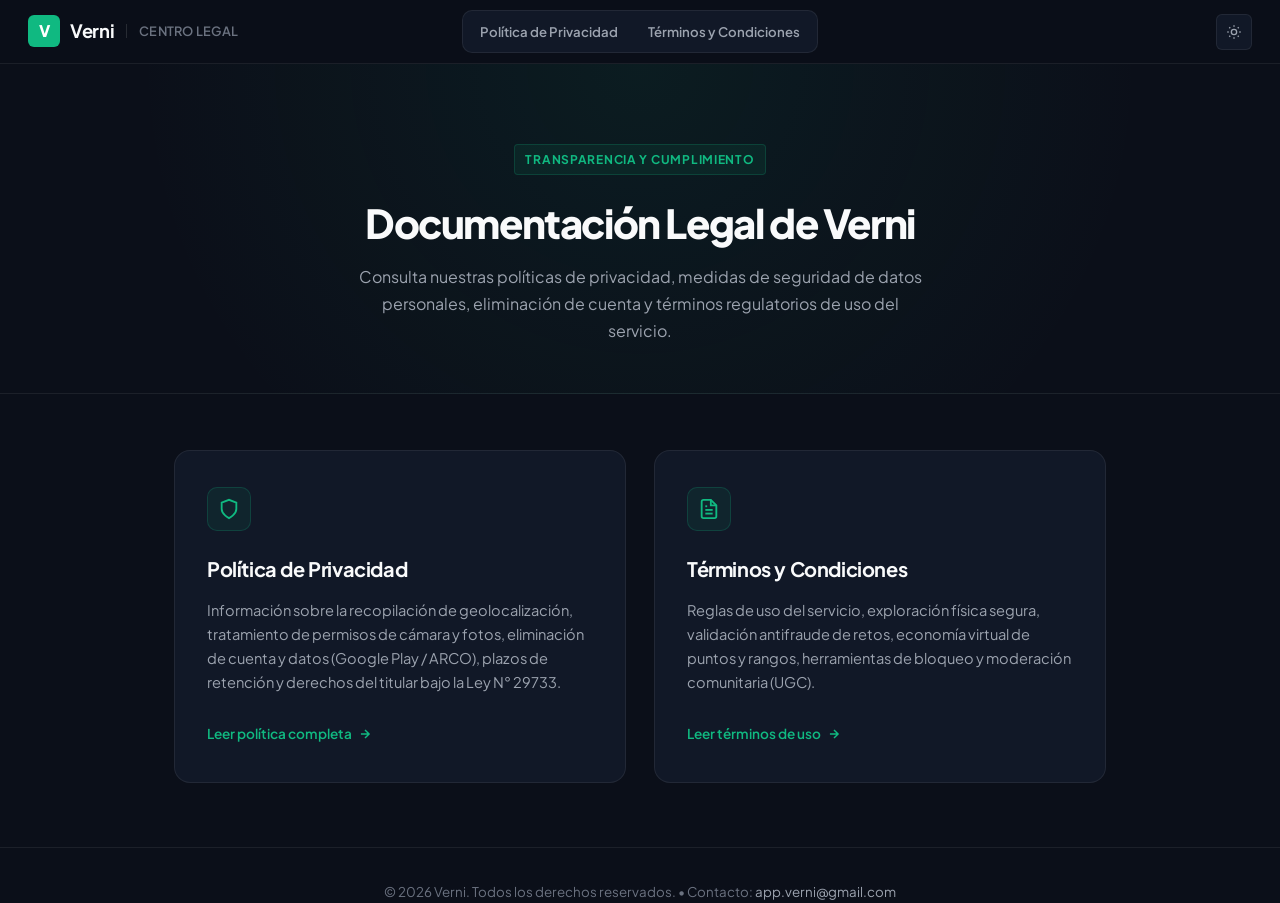
<file: index.html>
<!DOCTYPE html>
<html lang="es">
<head>
  <meta charset="UTF-8">
  <meta name="viewport" content="width=device-width, initial-scale=1.0">
  <title>Centro Legal y Normativo | Verni</title>
  <meta name="description" content="Términos y Condiciones de Uso y Política de Privacidad de la aplicación móvil Verni.">
  <link rel="stylesheet" href="style.css">
</head>
<body>

  <!-- Navbar -->
  <header class="navbar">
    <a href="index.html" class="nav-brand">
      <div class="brand-badge">V</div>
      <span class="brand-name">Verni</span>
      <div class="brand-divider"></div>
      <span class="brand-section">Centro Legal</span>
    </a>
    <nav class="nav-tabs">
      <a href="privacy.html" class="nav-tab">
        <span class="nav-tab-full">Política de Privacidad</span>
        <span class="nav-tab-short">Privacidad</span>
      </a>
      <a href="terms.html" class="nav-tab">
        <span class="nav-tab-full">Términos y Condiciones</span>
        <span class="nav-tab-short">Términos</span>
      </a>
    </nav>
    <div class="nav-actions">
      <button class="theme-toggle-btn" id="theme-toggle" aria-label="Cambiar tema">
        <svg viewBox="0 0 24 24"><circle cx="12" cy="12" r="4"/><path d="M12 2v2m0 16v2M4.93 4.93l1.41 1.41m11.32 11.32l1.41 1.41M2 12h2m16 0h2M6.34 17.66l-1.41 1.41M19.07 4.93l-1.41 1.41"/></svg>
      </button>
    </div>
  </header>

  <main style="margin-top: var(--header-height);">
    <section class="portal-hero-container">
      <div class="badge-tag">Transparencia y Cumplimiento</div>
      <h1 class="portal-hero-title">Documentación Legal de Verni</h1>
      <p class="portal-hero-subtitle">
        Consulta nuestras políticas de privacidad, medidas de seguridad de datos personales, eliminación de cuenta y términos regulatorios de uso del servicio.
      </p>
    </section>

    <div class="portal-grid-container">
      <!-- Card Privacy -->
      <a href="privacy.html" class="portal-card-item">
        <div>
          <div class="card-icon-wrapper">
            <svg viewBox="0 0 24 24">
              <path d="M12 22s8-4 8-10V5l-8-3-8 3v7c0 6 8 10 8 10z"/>
            </svg>
          </div>
          <h2 class="card-title">Política de Privacidad</h2>
          <p class="card-desc">
            Información sobre la recopilación de geolocalización, tratamiento de permisos de cámara y fotos, eliminación de cuenta y datos (Google Play / ARCO), plazos de retención y derechos del titular bajo la Ley N° 29733.
          </p>
        </div>
        <div class="card-action-link">
          <span>Leer política completa</span>
          <svg viewBox="0 0 24 24"><path d="M5 12h14M12 5l7 7-7 7"/></svg>
        </div>
      </a>

      <!-- Card Terms -->
      <a href="terms.html" class="portal-card-item">
        <div>
          <div class="card-icon-wrapper">
            <svg viewBox="0 0 24 24">
              <path d="M14 2H6a2 2 0 0 0-2 2v16a2 2 0 0 0 2 2h12a2 2 0 0 0 2-2V8z"/>
              <polyline points="14 2 14 8 20 8"/>
              <line x1="16" y1="13" x2="8" y2="13"/>
              <line x1="16" y1="17" x2="8" y2="17"/>
              <polyline points="10 9 9 9 8 9"/>
            </svg>
          </div>
          <h2 class="card-title">Términos y Condiciones</h2>
          <p class="card-desc">
            Reglas de uso del servicio, exploración física segura, validación antifraude de retos, economía virtual de puntos y rangos, herramientas de bloqueo y moderación comunitaria (UGC).
          </p>
        </div>
        <div class="card-action-link">
          <span>Leer términos de uso</span>
          <svg viewBox="0 0 24 24"><path d="M5 12h14M12 5l7 7-7 7"/></svg>
        </div>
      </a>
    </div>

    <footer class="footer-wrapper">
      <p>&copy; 2026 Verni. Todos los derechos reservados. &bull; Contacto: <a href="mailto:app.verni@gmail.com">app.verni@gmail.com</a></p>
    </footer>
  </main>

  <script src="app.js"></script>
</body>
</html>
</file>
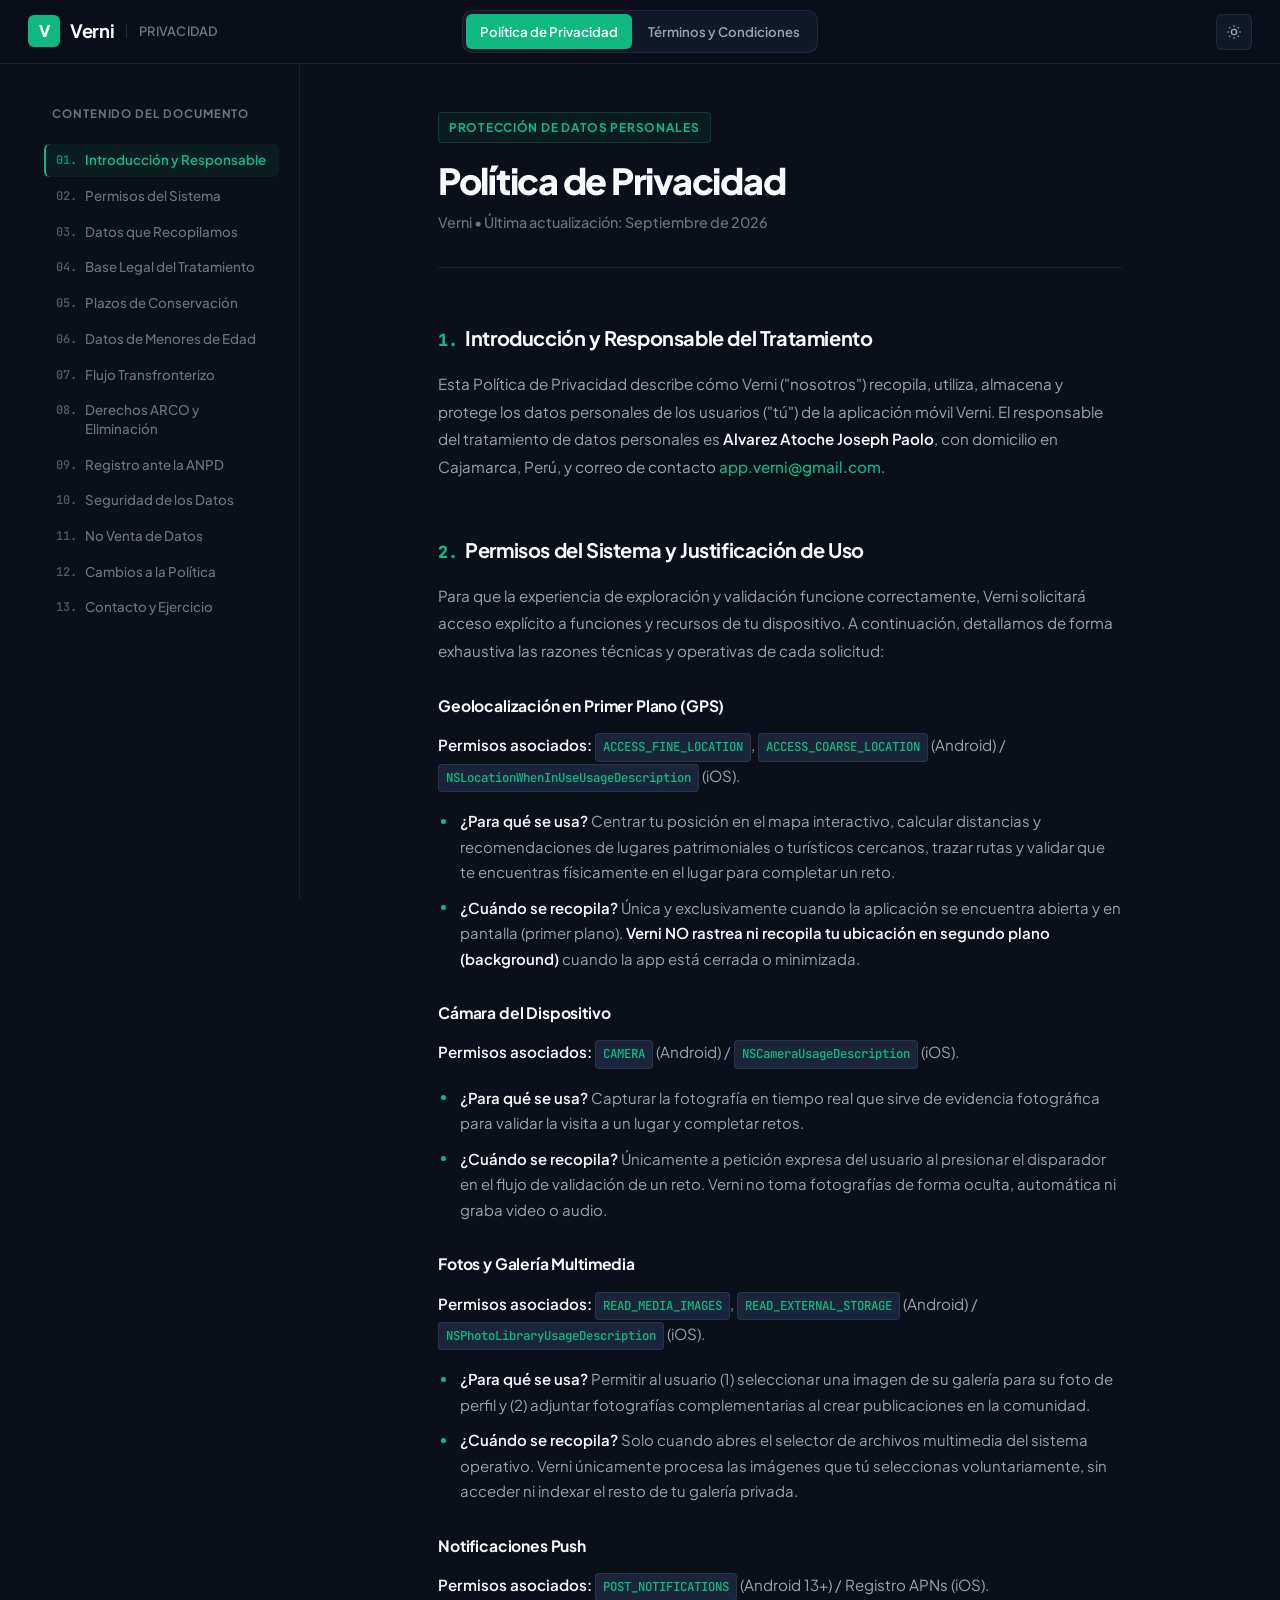
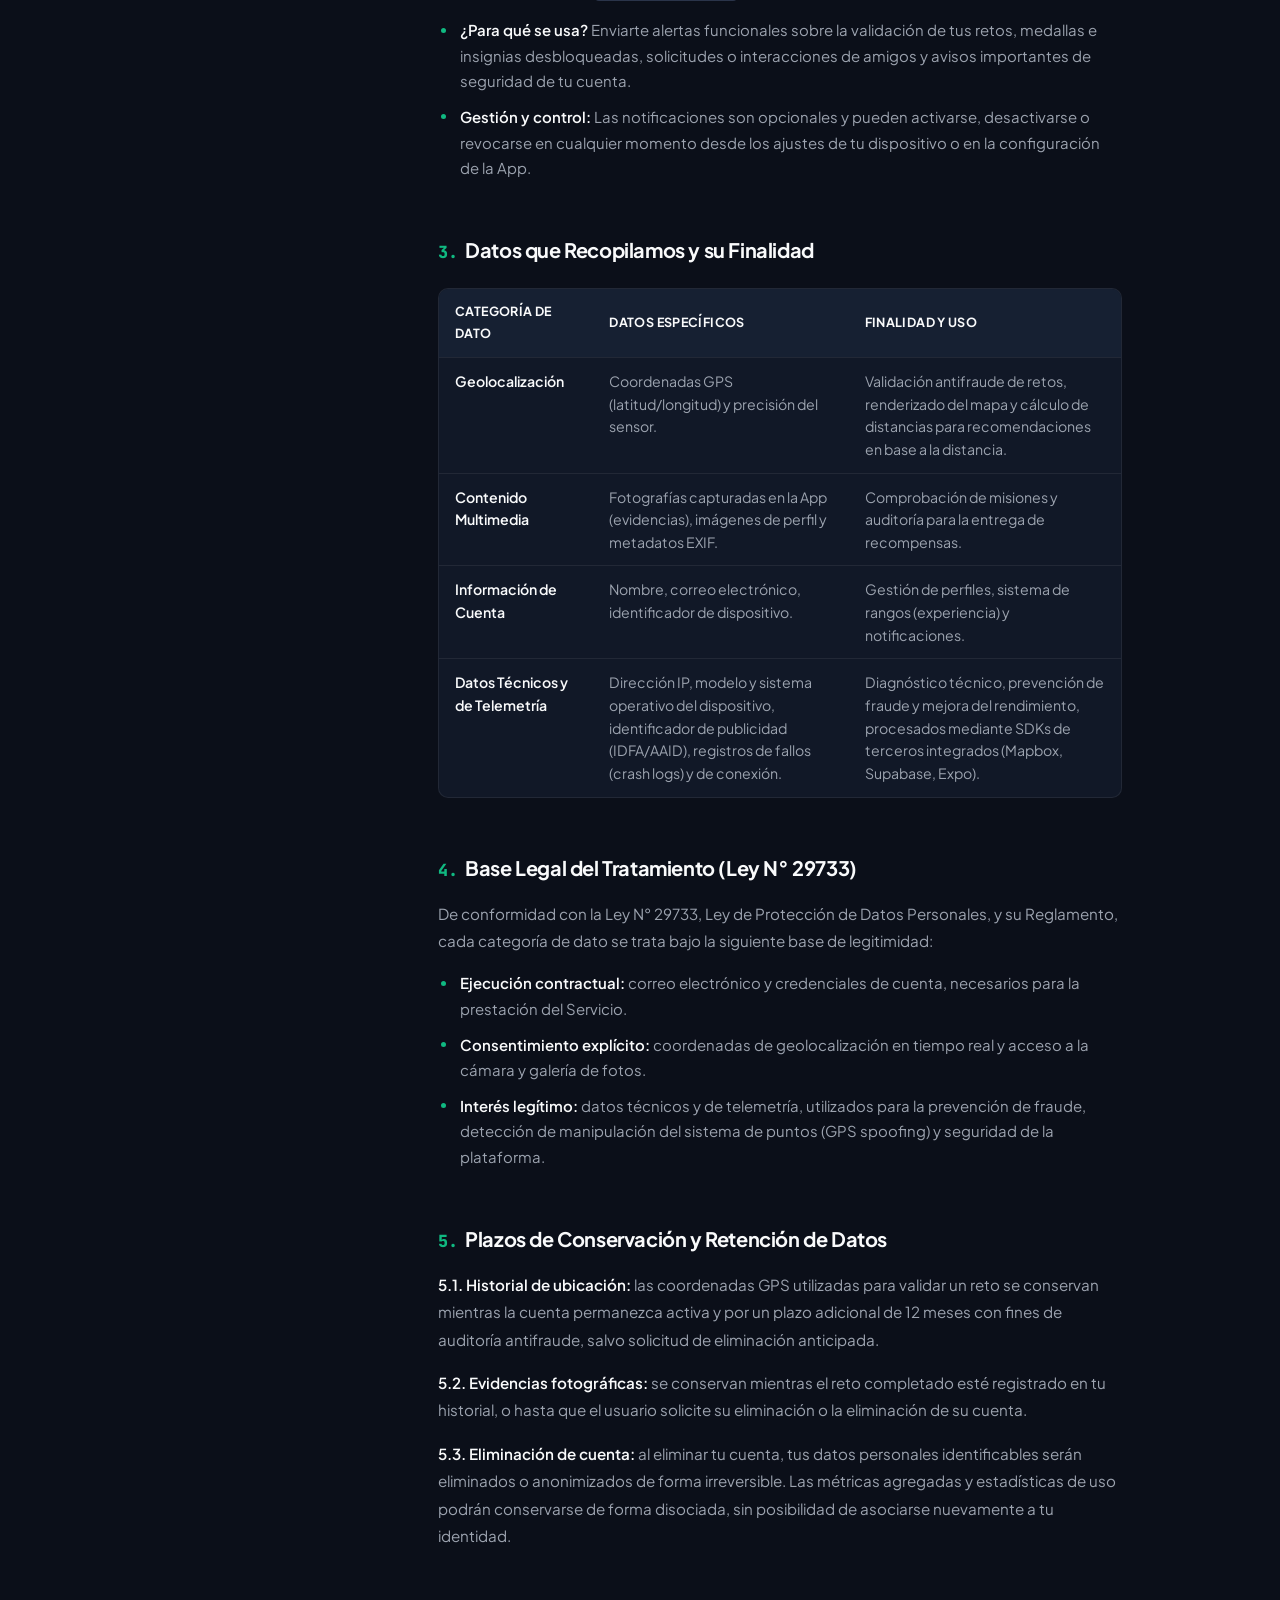
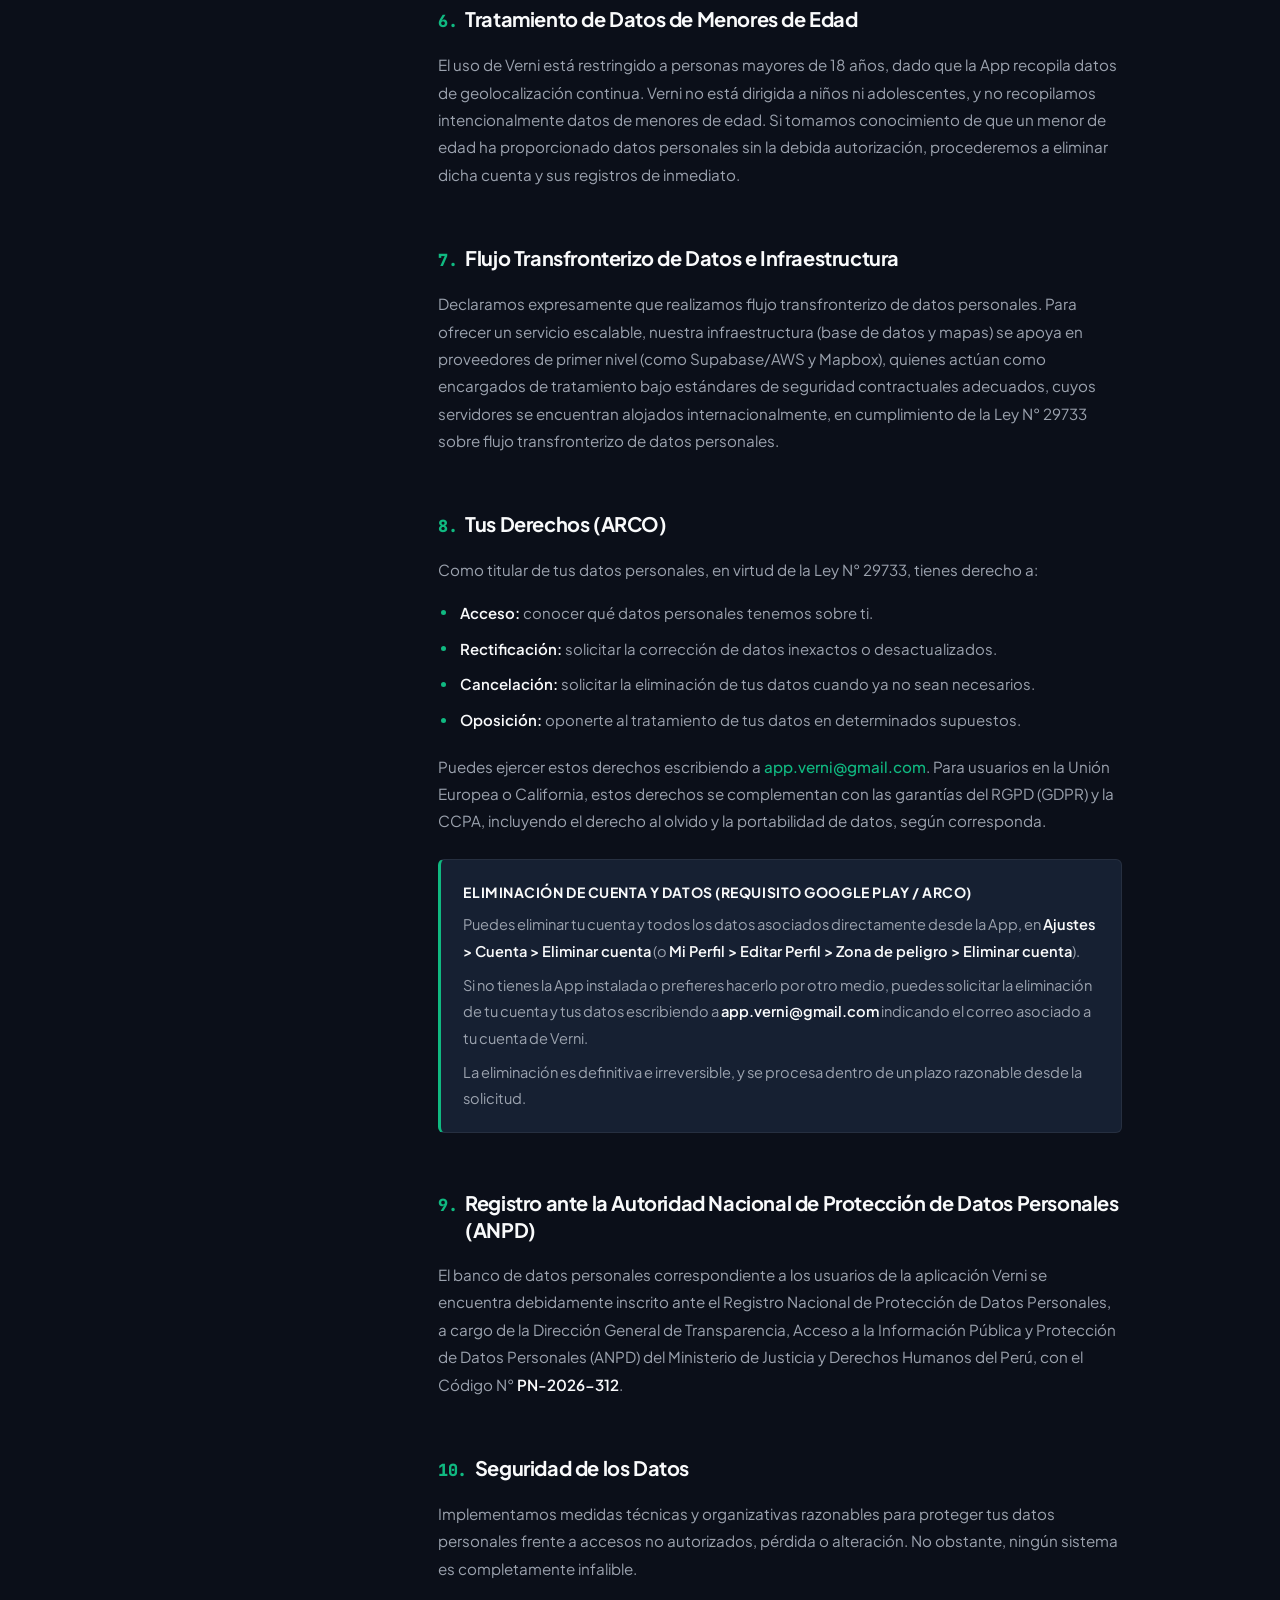
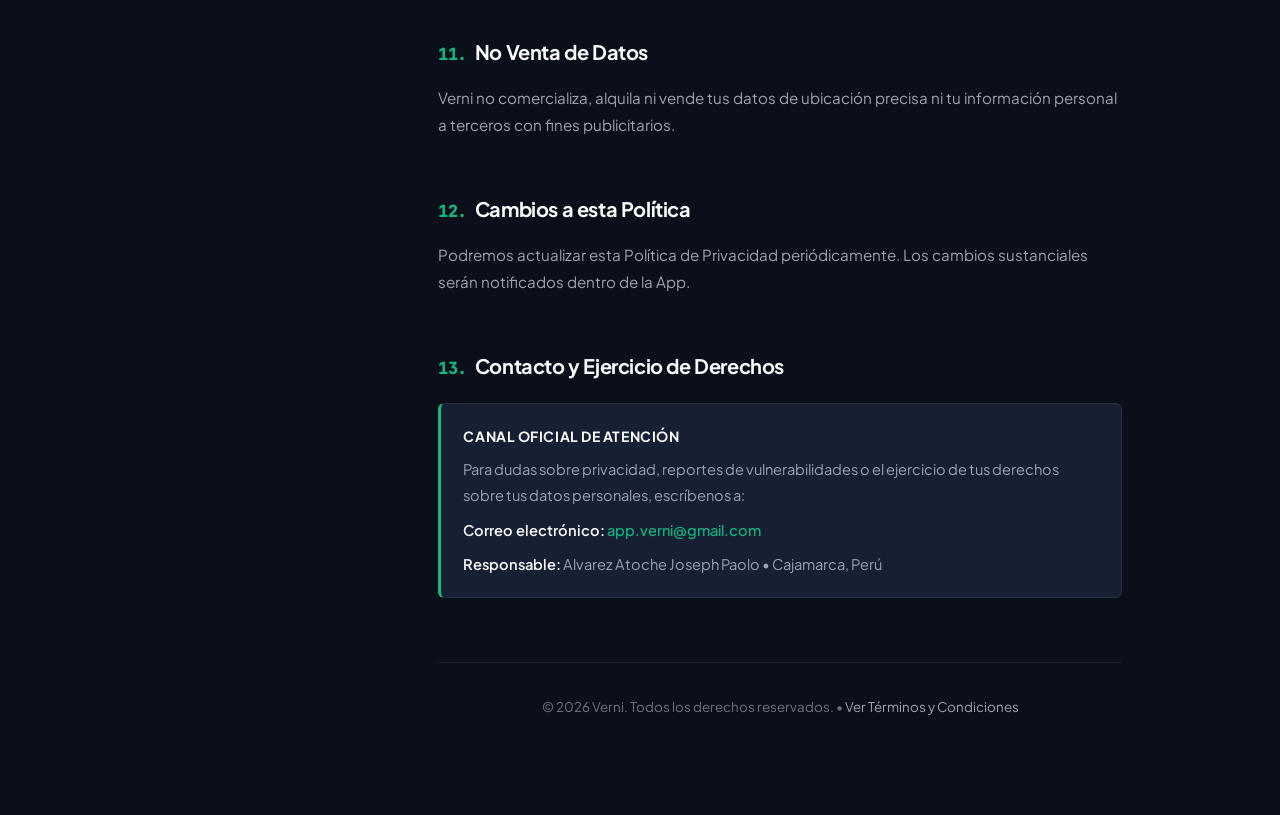
<file: privacy.html>
<!DOCTYPE html>
<html lang="es">

<head>
  <meta charset="UTF-8">
  <meta name="viewport" content="width=device-width, initial-scale=1.0">
  <title>Política de Privacidad | Verni</title>
  <meta name="description"
    content="Política de Privacidad de la aplicación móvil Verni - Recopilación, tratamiento, conservación y protección de datos personales.">
  <link rel="stylesheet" href="style.css">
</head>

<body>

  <!-- Navbar -->
  <header class="navbar">
    <a href="index.html" class="nav-brand">
      <div class="brand-badge">V</div>
      <span class="brand-name">Verni</span>
      <div class="brand-divider"></div>
      <span class="brand-section">Privacidad</span>
    </a>
    <nav class="nav-tabs">
      <a href="privacy.html" class="nav-tab active">
        <span class="nav-tab-full">Política de Privacidad</span>
        <span class="nav-tab-short">Privacidad</span>
      </a>
      <a href="terms.html" class="nav-tab">
        <span class="nav-tab-full">Términos y Condiciones</span>
        <span class="nav-tab-short">Términos</span>
      </a>
    </nav>
    <div class="nav-actions">
      <button class="theme-toggle-btn" id="theme-toggle" aria-label="Cambiar tema">
        <svg viewBox="0 0 24 24">
          <circle cx="12" cy="12" r="4" />
          <path
            d="M12 2v2m0 16v2M4.93 4.93l1.41 1.41m11.32 11.32l1.41 1.41M2 12h2m16 0h2M6.34 17.66l-1.41 1.41M19.07 4.93l-1.41 1.41" />
        </svg>
      </button>
    </div>
  </header>

  <div class="layout-wrapper">
    <!-- Sidebar TOC -->
    <aside class="sidebar">
      <div class="sidebar-header">Contenido del Documento</div>
      <ul class="toc-list">
        <li class="toc-item"><a href="#sec-1"><span class="toc-num">01.</span> Introducción y Responsable</a></li>
        <li class="toc-item"><a href="#sec-2"><span class="toc-num">02.</span> Permisos del Sistema</a></li>
        <li class="toc-item"><a href="#sec-3"><span class="toc-num">03.</span> Datos que Recopilamos</a></li>
        <li class="toc-item"><a href="#sec-4"><span class="toc-num">04.</span> Base Legal del Tratamiento</a></li>
        <li class="toc-item"><a href="#sec-5"><span class="toc-num">05.</span> Plazos de Conservación</a></li>
        <li class="toc-item"><a href="#sec-6"><span class="toc-num">06.</span> Datos de Menores de Edad</a></li>
        <li class="toc-item"><a href="#sec-7"><span class="toc-num">07.</span> Flujo Transfronterizo</a></li>
        <li class="toc-item"><a href="#sec-8"><span class="toc-num">08.</span> Derechos ARCO y Eliminación</a></li>
        <li class="toc-item"><a href="#sec-9"><span class="toc-num">09.</span> Registro ante la ANPD</a></li>
        <li class="toc-item"><a href="#sec-10"><span class="toc-num">10.</span> Seguridad de los Datos</a></li>
        <li class="toc-item"><a href="#sec-11"><span class="toc-num">11.</span> No Venta de Datos</a></li>
        <li class="toc-item"><a href="#sec-12"><span class="toc-num">12.</span> Cambios a la Política</a></li>
        <li class="toc-item"><a href="#sec-13"><span class="toc-num">13.</span> Contacto y Ejercicio</a></li>
      </ul>
    </aside>

    <!-- Main Content -->
    <main class="main-content">
      <div class="doc-header">
        <div class="badge-tag">Protección de Datos Personales</div>
        <h1 class="doc-title">Política de Privacidad</h1>
        <p class="doc-meta">Verni &bull; Última actualización: Septiembre de 2026</p>
      </div>

      <section id="sec-1" class="legal-section">
        <h2><span class="sec-index">1.</span> Introducción y Responsable del Tratamiento</h2>
        <p>Esta Política de Privacidad describe cómo Verni ("nosotros") recopila, utiliza, almacena y protege los datos
          personales de los usuarios ("tú") de la aplicación móvil Verni. El responsable del tratamiento de datos
          personales es <strong>Alvarez Atoche Joseph Paolo</strong>, con domicilio en Cajamarca, Perú, y correo de
          contacto <a href="mailto:app.verni@gmail.com">app.verni@gmail.com</a>.</p>
      </section>

      <section id="sec-2" class="legal-section">
        <h2><span class="sec-index">2.</span> Permisos del Sistema y Justificación de Uso</h2>
        <p>Para que la experiencia de exploración y validación funcione correctamente, Verni solicitará acceso explícito a funciones y recursos de tu dispositivo. A continuación, detallamos de forma exhaustiva las razones técnicas y operativas de cada solicitud:</p>

        <h3>Geolocalización en Primer Plano (GPS)</h3>
        <p><strong>Permisos asociados:</strong> <span class="perm-code">ACCESS_FINE_LOCATION</span>, <span class="perm-code">ACCESS_COARSE_LOCATION</span> (Android) / <span class="perm-code">NSLocationWhenInUseUsageDescription</span> (iOS).</p>
        <ul>
          <li><strong>¿Para qué se usa?</strong> Centrar tu posición en el mapa interactivo, calcular distancias y recomendaciones de lugares patrimoniales o turísticos cercanos, trazar rutas y validar que te encuentras físicamente en el lugar para completar un reto.</li>
          <li><strong>¿Cuándo se recopila?</strong> Única y exclusivamente cuando la aplicación se encuentra abierta y en pantalla (primer plano). <strong>Verni NO rastrea ni recopila tu ubicación en segundo plano (background)</strong> cuando la app está cerrada o minimizada.</li>
        </ul>

        <h3>Cámara del Dispositivo</h3>
        <p><strong>Permisos asociados:</strong> <span class="perm-code">CAMERA</span> (Android) / <span class="perm-code">NSCameraUsageDescription</span> (iOS).</p>
        <ul>
          <li><strong>¿Para qué se usa?</strong> Capturar la fotografía en tiempo real que sirve de evidencia fotográfica para validar la visita a un lugar y completar retos.</li>
          <li><strong>¿Cuándo se recopila?</strong> Únicamente a petición expresa del usuario al presionar el disparador en el flujo de validación de un reto. Verni no toma fotografías de forma oculta, automática ni graba video o audio.</li>
        </ul>

        <h3>Fotos y Galería Multimedia</h3>
        <p><strong>Permisos asociados:</strong> <span class="perm-code">READ_MEDIA_IMAGES</span>, <span class="perm-code">READ_EXTERNAL_STORAGE</span> (Android) / <span class="perm-code">NSPhotoLibraryUsageDescription</span> (iOS).</p>
        <ul>
          <li><strong>¿Para qué se usa?</strong> Permitir al usuario (1) seleccionar una imagen de su galería para su foto de perfil y (2) adjuntar fotografías complementarias al crear publicaciones en la comunidad.</li>
          <li><strong>¿Cuándo se recopila?</strong> Solo cuando abres el selector de archivos multimedia del sistema operativo. Verni únicamente procesa las imágenes que tú seleccionas voluntariamente, sin acceder ni indexar el resto de tu galería privada.</li>
        </ul>

        <h3>Notificaciones Push</h3>
        <p><strong>Permisos asociados:</strong> <span class="perm-code">POST_NOTIFICATIONS</span> (Android 13+) / Registro APNs (iOS).</p>
        <ul>
          <li><strong>¿Para qué se usa?</strong> Enviarte alertas funcionales sobre la validación de tus retos, medallas e insignias desbloqueadas, solicitudes o interacciones de amigos y avisos importantes de seguridad de tu cuenta.</li>
          <li><strong>Gestión y control:</strong> Las notificaciones son opcionales y pueden activarse, desactivarse o revocarse en cualquier momento desde los ajustes de tu dispositivo o en la configuración de la App.</li>
        </ul>
      </section>

      <section id="sec-3" class="legal-section">
        <h2><span class="sec-index">3.</span> Datos que Recopilamos y su Finalidad</h2>
        <div class="table-container">
          <table class="clean-table">
            <thead>
              <tr>
                <th>Categoría de Dato</th>
                <th>Datos Específicos</th>
                <th>Finalidad y Uso</th>
              </tr>
            </thead>
            <tbody>
              <tr>
                <td><strong>Geolocalización</strong></td>
                <td>Coordenadas GPS (latitud/longitud) y precisión del sensor.</td>
                <td>Validación antifraude de retos, renderizado del mapa y cálculo de distancias para recomendaciones en base a la distancia.
                </td>
              </tr>
              <tr>
                <td><strong>Contenido Multimedia</strong></td>
                <td>Fotografías capturadas en la App (evidencias), imágenes de perfil y metadatos EXIF.</td>
                <td>Comprobación de misiones y auditoría para la entrega de recompensas.</td>
              </tr>
              <tr>
                <td><strong>Información de Cuenta</strong></td>
                <td>Nombre, correo electrónico, identificador de dispositivo.</td>
                <td>Gestión de perfiles, sistema de rangos (experiencia) y notificaciones.</td>
              </tr>
              <tr>
                <td><strong>Datos Técnicos y de Telemetría</strong></td>
                <td>Dirección IP, modelo y sistema operativo del dispositivo, identificador de publicidad (IDFA/AAID),
                  registros de fallos (crash logs) y de conexión.</td>
                <td>Diagnóstico técnico, prevención de fraude y mejora del rendimiento, procesados mediante SDKs de
                  terceros integrados (Mapbox, Supabase, Expo).</td>
              </tr>
            </tbody>
          </table>
        </div>
      </section>

      <section id="sec-4" class="legal-section">
        <h2><span class="sec-index">4.</span> Base Legal del Tratamiento (Ley N° 29733)</h2>
        <p>De conformidad con la Ley N° 29733, Ley de Protección de Datos Personales, y su Reglamento, cada categoría de
          dato se trata bajo la siguiente base de legitimidad:</p>
        <ul>
          <li><strong>Ejecución contractual:</strong> correo electrónico y credenciales de cuenta, necesarios para la
            prestación del Servicio.</li>
          <li><strong>Consentimiento explícito:</strong> coordenadas de geolocalización en tiempo real y acceso a la
            cámara y galería de fotos.</li>
          <li><strong>Interés legítimo:</strong> datos técnicos y de telemetría, utilizados para la prevención de
            fraude, detección de manipulación del sistema de puntos (GPS spoofing) y seguridad de la plataforma.</li>
        </ul>
      </section>

      <section id="sec-5" class="legal-section">
        <h2><span class="sec-index">5.</span> Plazos de Conservación y Retención de Datos</h2>
        <p><strong>5.1. Historial de ubicación:</strong> las coordenadas GPS utilizadas para validar un reto se
          conservan mientras la cuenta permanezca activa y por un plazo adicional de 12 meses con fines de auditoría
          antifraude, salvo solicitud de eliminación anticipada.</p>
        <p><strong>5.2. Evidencias fotográficas:</strong> se conservan mientras el reto completado esté
          registrado en tu historial, o hasta que el usuario solicite su eliminación o la eliminación de su cuenta.</p>
        <p><strong>5.3. Eliminación de cuenta:</strong> al eliminar tu cuenta, tus datos personales identificables serán
          eliminados o anonimizados de forma irreversible. Las métricas agregadas y estadísticas de uso podrán
          conservarse de forma disociada, sin posibilidad de asociarse nuevamente a tu identidad.</p>
      </section>

      <section id="sec-6" class="legal-section">
        <h2><span class="sec-index">6.</span> Tratamiento de Datos de Menores de Edad</h2>
        <p>El uso de Verni está restringido a personas mayores de 18 años, dado que la App recopila datos de
          geolocalización continua. Verni no está dirigida a niños ni adolescentes, y no recopilamos intencionalmente
          datos de menores de edad. Si tomamos conocimiento de que un menor de edad ha proporcionado datos personales
          sin la debida autorización, procederemos a eliminar dicha cuenta y sus registros de inmediato.</p>
      </section>

      <section id="sec-7" class="legal-section">
        <h2><span class="sec-index">7.</span> Flujo Transfronterizo de Datos e Infraestructura</h2>
        <p>Declaramos expresamente que realizamos flujo transfronterizo de datos personales. Para ofrecer un servicio
          escalable, nuestra infraestructura (base de datos y mapas) se apoya en proveedores de primer nivel (como
          Supabase/AWS y Mapbox), quienes actúan como encargados de tratamiento bajo estándares de seguridad
          contractuales adecuados, cuyos servidores se encuentran alojados internacionalmente, en cumplimiento de la Ley
          N° 29733 sobre flujo transfronterizo de datos personales.</p>
      </section>

      <section id="sec-8" class="legal-section">
        <span id="delete-account"></span>
        <h2><span class="sec-index">8.</span> Tus Derechos (ARCO)</h2>
        <p>Como titular de tus datos personales, en virtud de la Ley N° 29733, tienes derecho a:</p>
        <ul>
          <li><strong>Acceso:</strong> conocer qué datos personales tenemos sobre ti.</li>
          <li><strong>Rectificación:</strong> solicitar la corrección de datos inexactos o desactualizados.</li>
          <li><strong>Cancelación:</strong> solicitar la eliminación de tus datos cuando ya no sean necesarios.</li>
          <li><strong>Oposición:</strong> oponerte al tratamiento de tus datos en determinados supuestos.</li>
        </ul>
        <p>Puedes ejercer estos derechos escribiendo a <a href="mailto:app.verni@gmail.com">app.verni@gmail.com</a>.
          Para usuarios en la Unión Europea o California, estos derechos se complementan con las garantías del RGPD
          (GDPR) y la CCPA, incluyendo el derecho al olvido y la portabilidad de datos, según corresponda.</p>

        <div class="callout-box">
          <div class="callout-heading">Eliminación de Cuenta y Datos (Requisito Google Play / ARCO)</div>
          <p>Puedes eliminar tu cuenta y todos los datos asociados directamente desde la App, en <strong>Ajustes &gt;
              Cuenta &gt; Eliminar cuenta</strong> (o <strong>Mi Perfil &gt; Editar Perfil &gt; Zona de peligro &gt;
              Eliminar cuenta</strong>).</p>
          <p>Si no tienes la App instalada o prefieres hacerlo por otro medio, puedes solicitar la eliminación de tu
            cuenta y tus datos escribiendo a <a
              href="mailto:app.verni@gmail.com?subject=Solicitud%20de%20Eliminaci%C3%B3n%20de%20Cuenta%20y%20Datos%20-%20Verni"><strong>app.verni@gmail.com</strong></a>
            indicando el correo asociado a tu cuenta de Verni.</p>
          <p>La eliminación es definitiva e irreversible, y se procesa dentro de un plazo razonable desde la solicitud.
          </p>
        </div>
      </section>

      <section id="sec-9" class="legal-section">
        <h2><span class="sec-index">9.</span> Registro ante la Autoridad Nacional de Protección de Datos Personales
          (ANPD)</h2>
        <p>El banco de datos personales correspondiente a los usuarios de la aplicación Verni se encuentra debidamente inscrito ante el Registro Nacional de Protección de Datos Personales, a cargo de la Dirección General de Transparencia, Acceso a la Información Pública y Protección de Datos Personales (ANPD) del Ministerio de Justicia y Derechos Humanos del Perú, con el Código N° <strong>PN-2026-312</strong>.</p>
      </section>

      <section id="sec-10" class="legal-section">
        <h2><span class="sec-index">10.</span> Seguridad de los Datos</h2>
        <p>Implementamos medidas técnicas y organizativas razonables para proteger tus datos personales frente a accesos
          no autorizados, pérdida o alteración. No obstante, ningún sistema es completamente infalible.</p>
      </section>

      <section id="sec-11" class="legal-section">
        <h2><span class="sec-index">11.</span> No Venta de Datos</h2>
        <p>Verni no comercializa, alquila ni vende tus datos de ubicación precisa ni tu información personal a terceros
          con fines publicitarios.</p>
      </section>

      <section id="sec-12" class="legal-section">
        <h2><span class="sec-index">12.</span> Cambios a esta Política</h2>
        <p>Podremos actualizar esta Política de Privacidad periódicamente. Los cambios sustanciales serán notificados
          dentro de la App.</p>
      </section>

      <section id="sec-13" class="legal-section">
        <h2><span class="sec-index">13.</span> Contacto y Ejercicio de Derechos</h2>
        <div class="callout-box">
          <div class="callout-heading">Canal Oficial de Atención</div>
          <p>Para dudas sobre privacidad, reportes de vulnerabilidades o el ejercicio de tus derechos sobre tus datos
            personales, escríbenos a:</p>
          <p><strong>Correo electrónico:</strong> <a href="mailto:app.verni@gmail.com">app.verni@gmail.com</a></p>
          <p><strong>Responsable:</strong> Alvarez Atoche Joseph Paolo &bull; Cajamarca, Perú</p>
        </div>
      </section>

      <footer class="footer-wrapper">
        <p>&copy; 2026 Verni. Todos los derechos reservados. &bull; <a href="terms.html">Ver Términos y Condiciones</a>
        </p>
      </footer>
    </main>
  </div>

  <button class="scroll-top-btn" id="scroll-top-btn" aria-label="Volver arriba">
    <svg viewBox="0 0 24 24">
      <path d="M18 15l-6-6-6 6" />
    </svg>
  </button>

  <script src="app.js"></script>
</body>

</html>
</file>
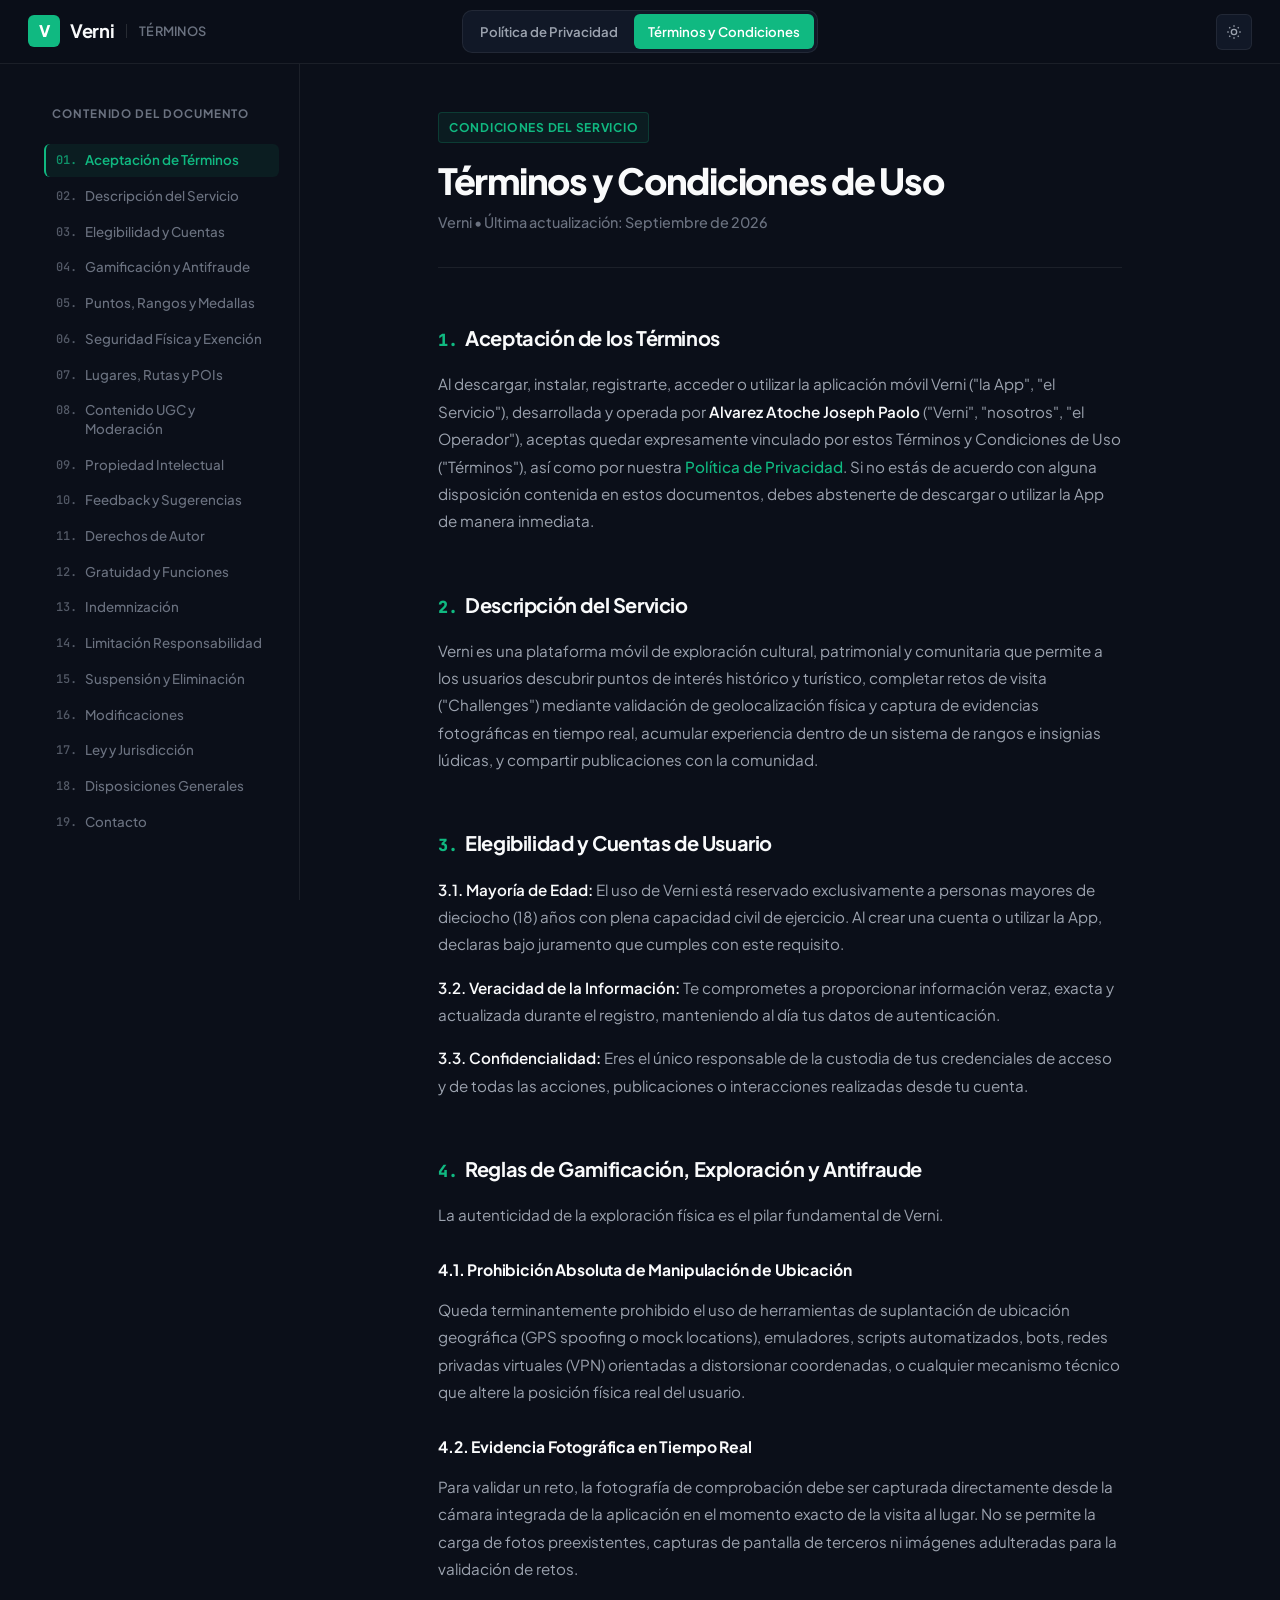
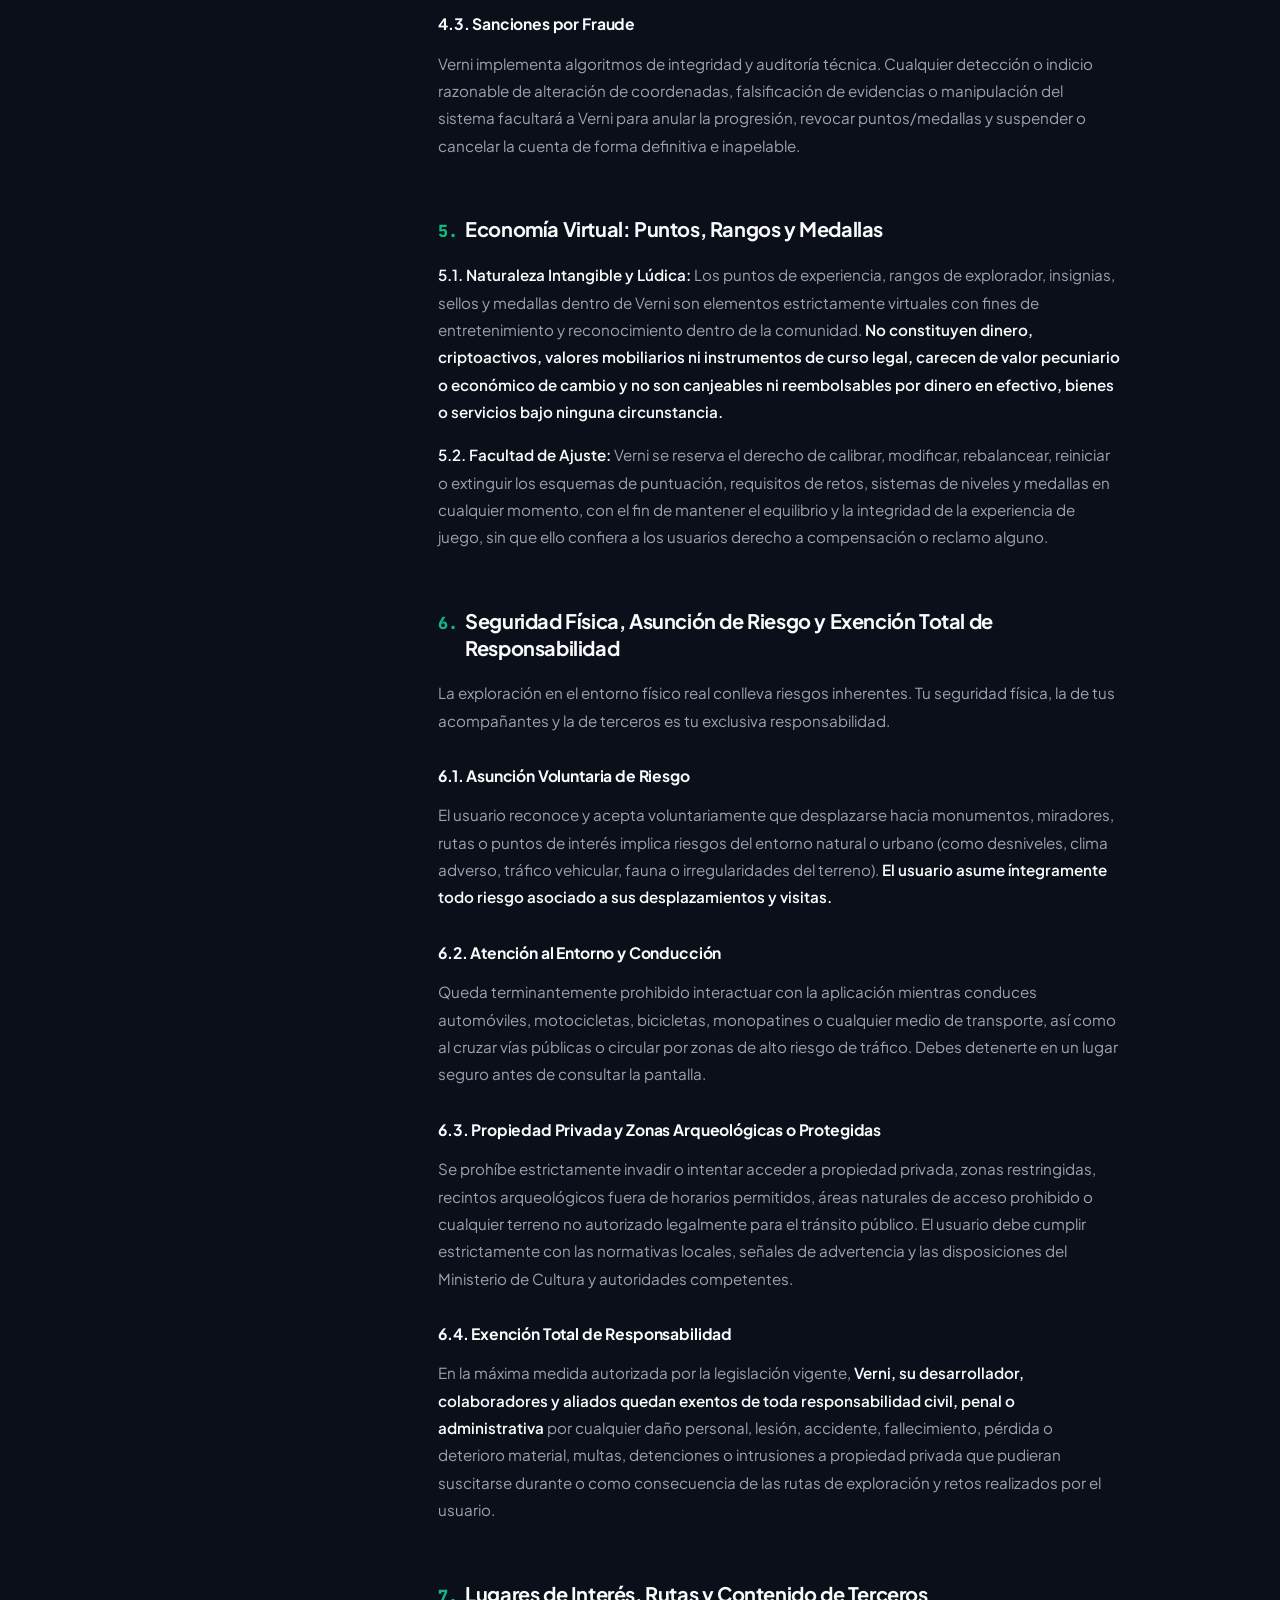
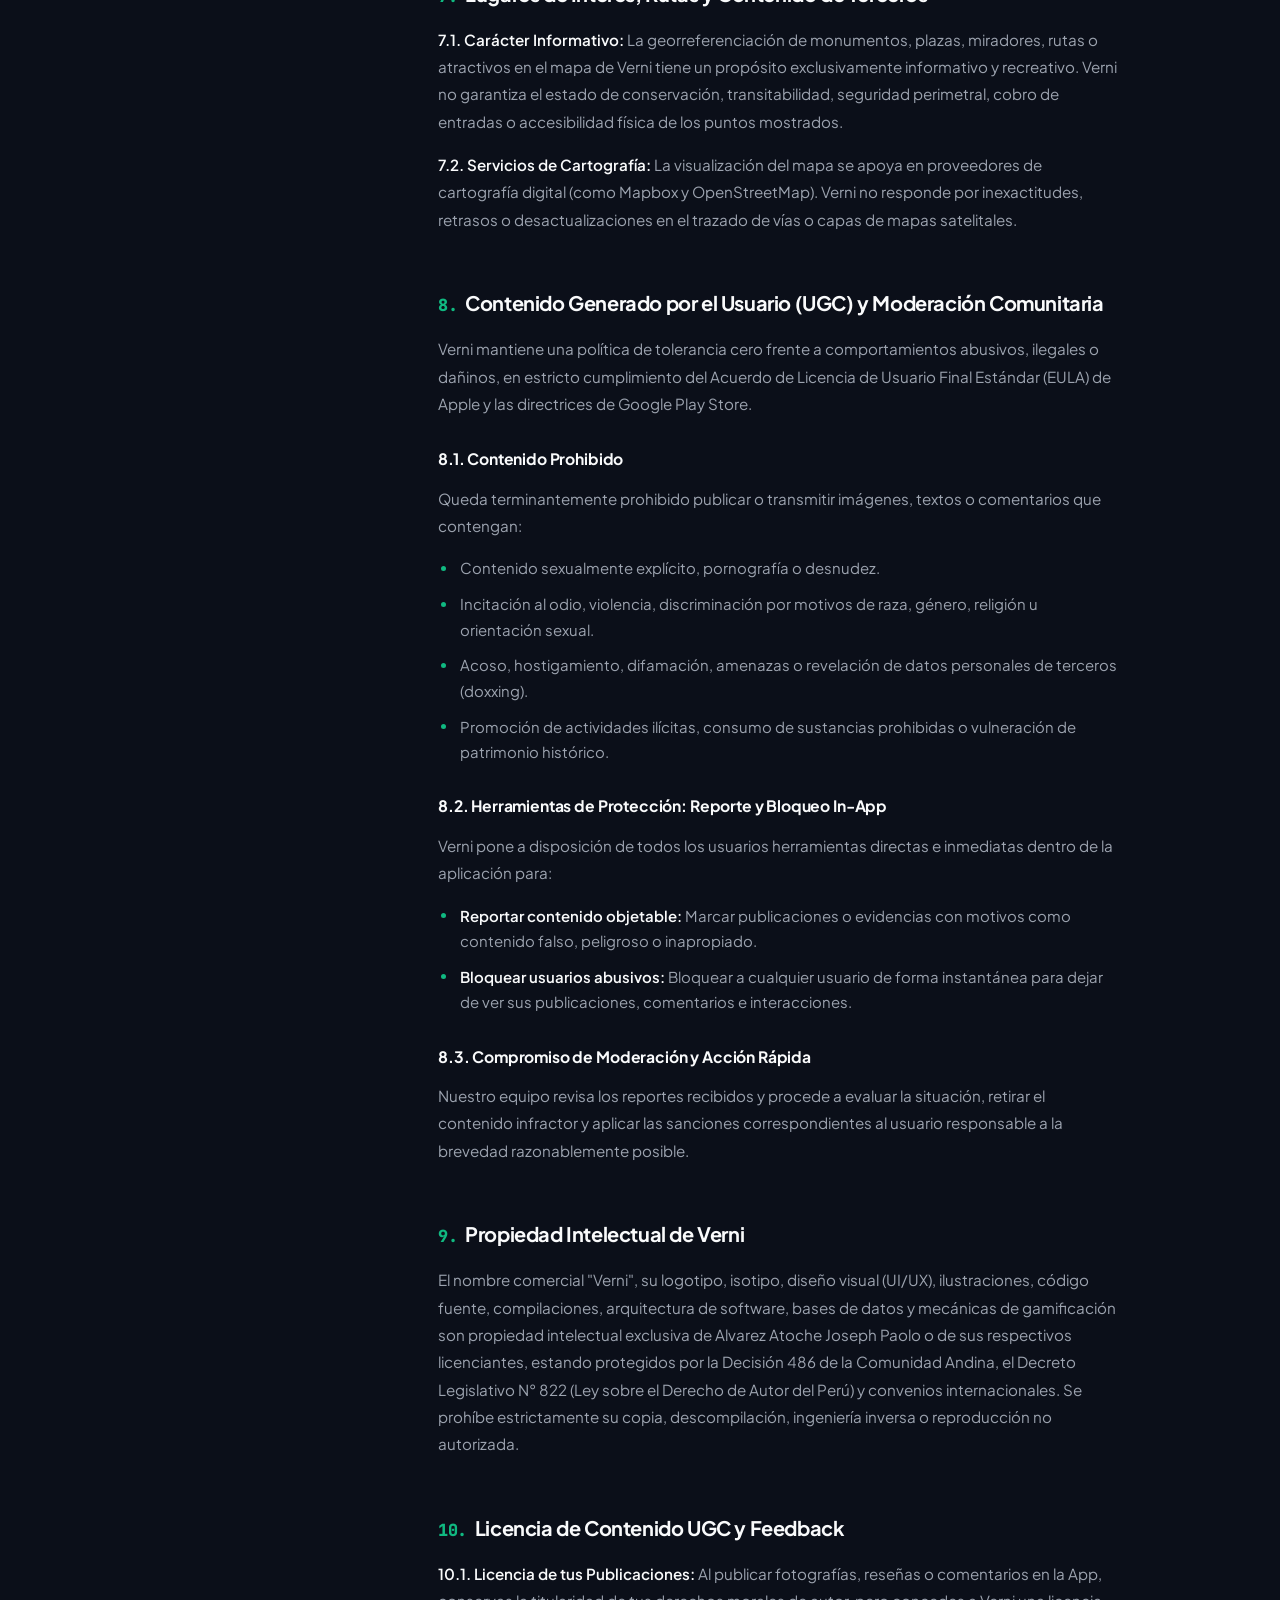
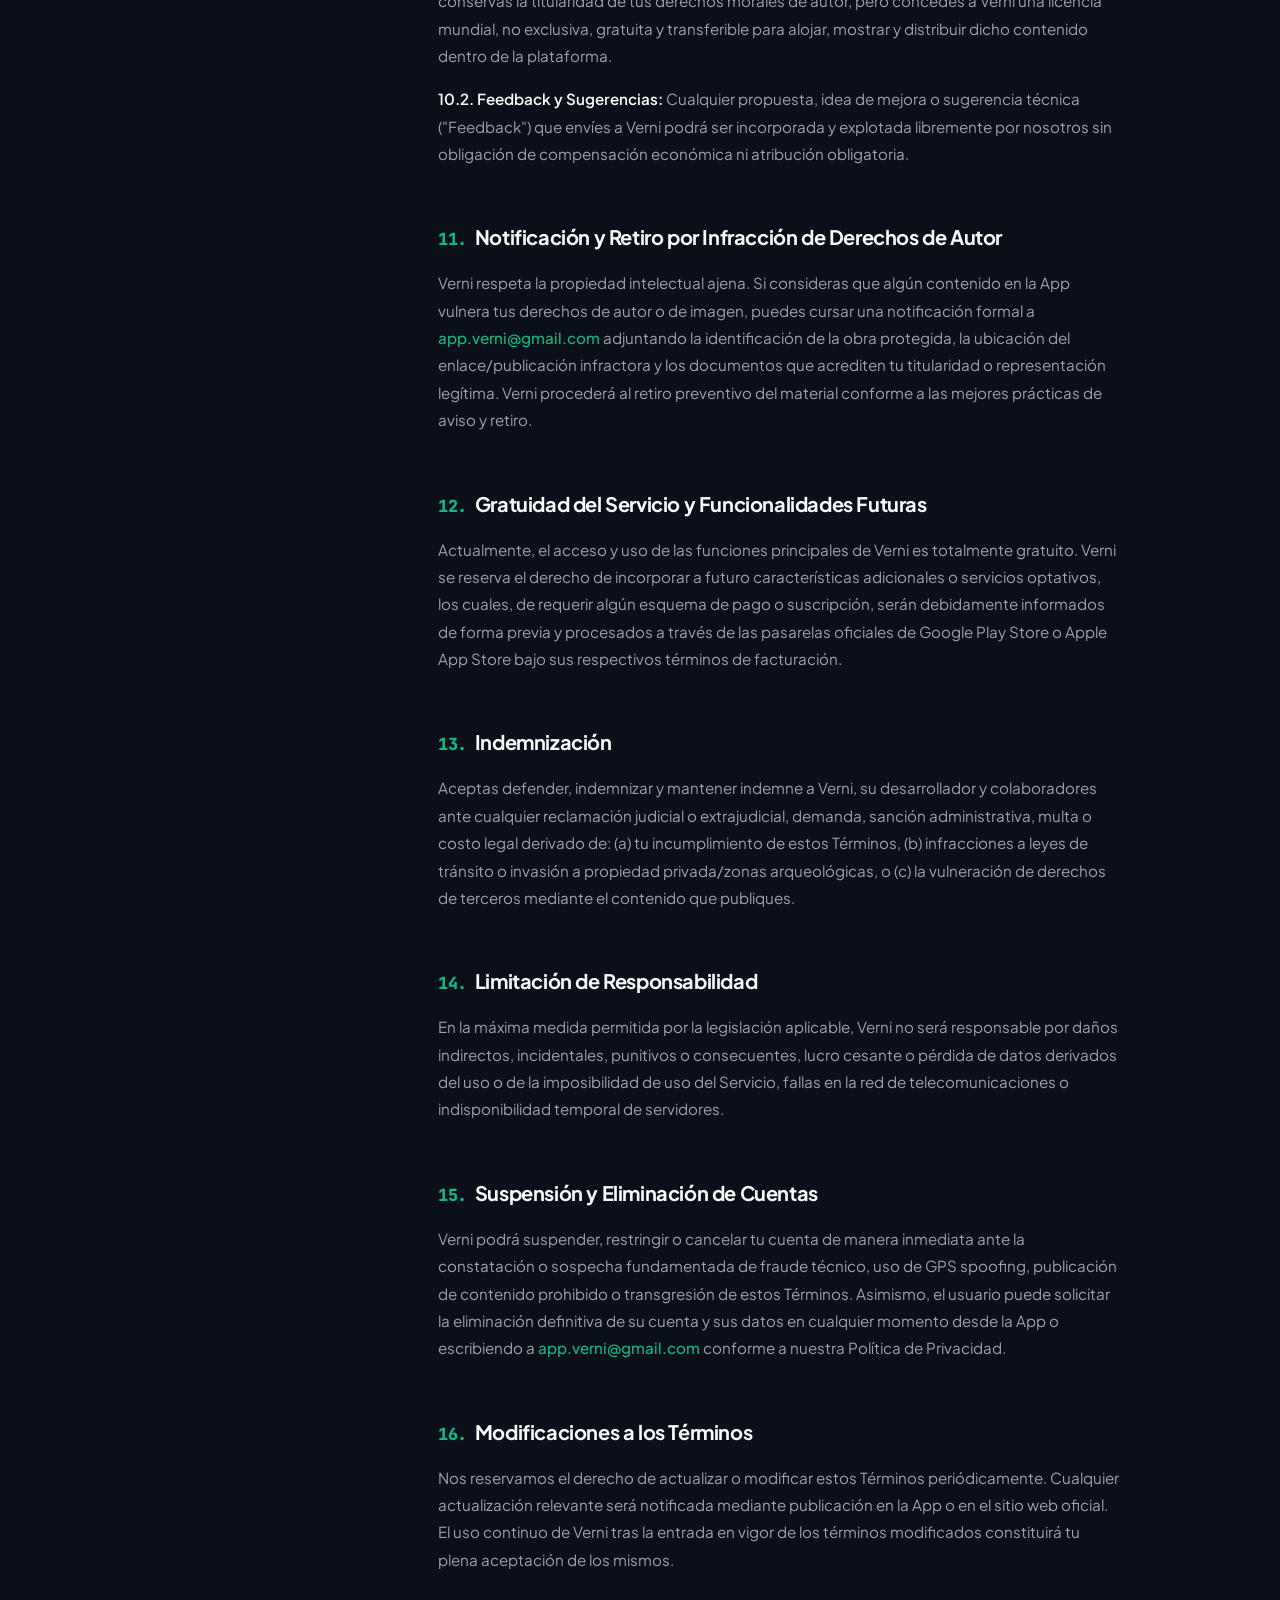
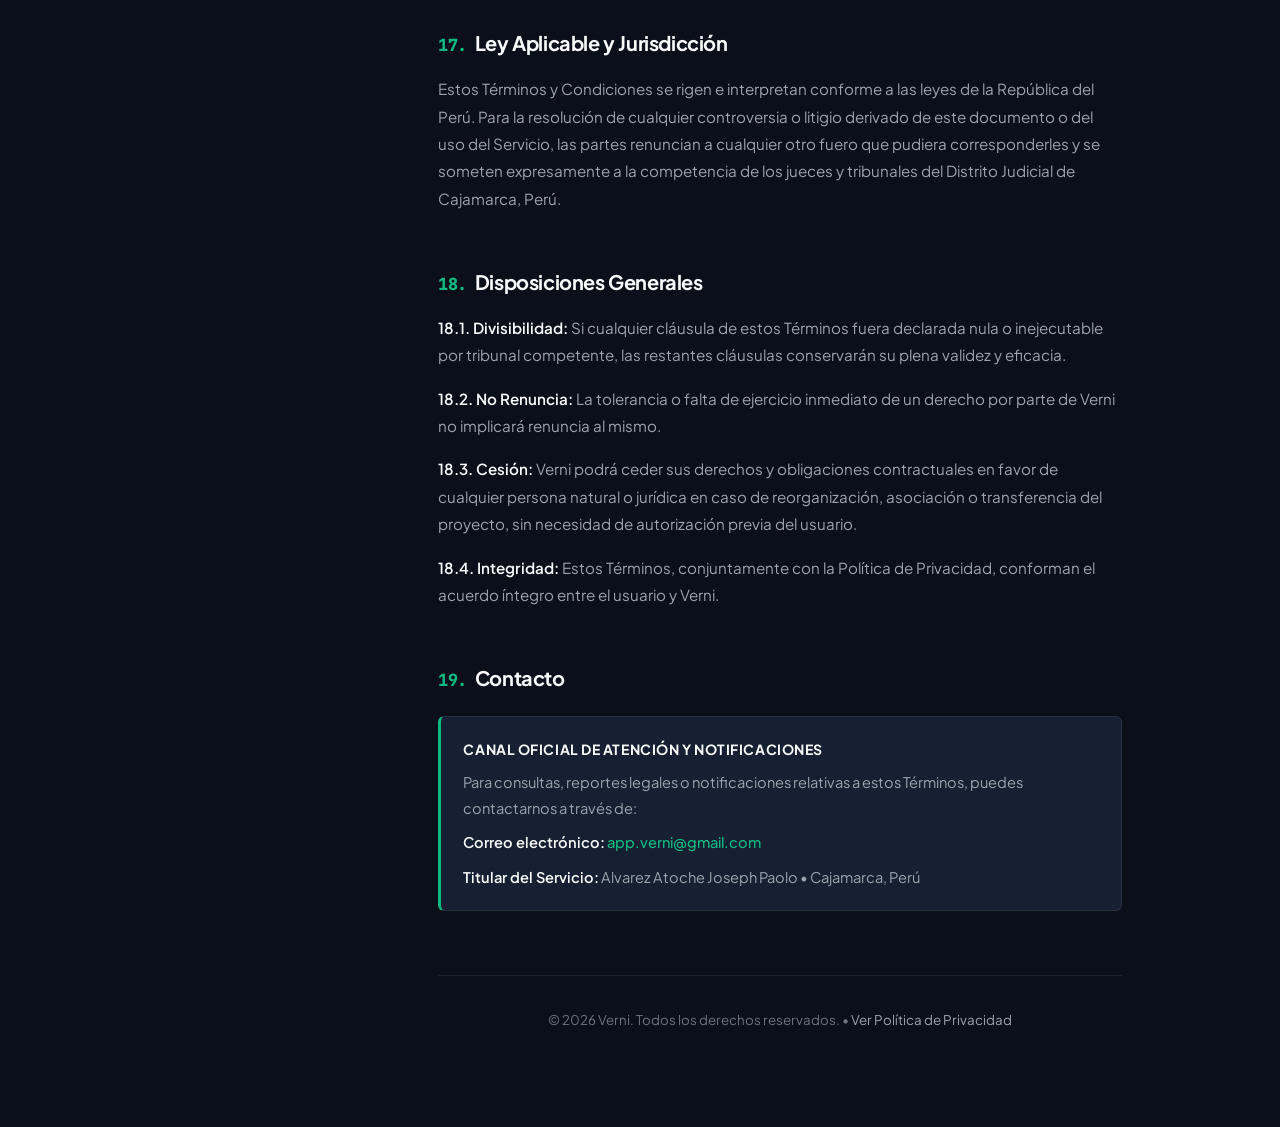
<file: terms.html>
<!DOCTYPE html>
<html lang="es">
<head>
  <meta charset="UTF-8">
  <meta name="viewport" content="width=device-width, initial-scale=1.0">
  <title>Términos y Condiciones de Uso | Verni</title>
  <meta name="description" content="Términos y Condiciones de Uso de la aplicación móvil Verni - Reglas de servicio, gamificación, economía virtual y exención de responsabilidad.">
  <link rel="stylesheet" href="style.css">
</head>
<body>

  <!-- Navbar -->
  <header class="navbar">
    <a href="index.html" class="nav-brand">
      <div class="brand-badge">V</div>
      <span class="brand-name">Verni</span>
      <div class="brand-divider"></div>
      <span class="brand-section">Términos</span>
    </a>
    <nav class="nav-tabs">
      <a href="privacy.html" class="nav-tab">
        <span class="nav-tab-full">Política de Privacidad</span>
        <span class="nav-tab-short">Privacidad</span>
      </a>
      <a href="terms.html" class="nav-tab active">
        <span class="nav-tab-full">Términos y Condiciones</span>
        <span class="nav-tab-short">Términos</span>
      </a>
    </nav>
    <div class="nav-actions">
      <button class="theme-toggle-btn" id="theme-toggle" aria-label="Cambiar tema">
        <svg viewBox="0 0 24 24"><circle cx="12" cy="12" r="4"/><path d="M12 2v2m0 16v2M4.93 4.93l1.41 1.41m11.32 11.32l1.41 1.41M2 12h2m16 0h2M6.34 17.66l-1.41 1.41M19.07 4.93l-1.41 1.41"/></svg>
      </button>
    </div>
  </header>

  <div class="layout-wrapper">
    <!-- Sidebar TOC -->
    <aside class="sidebar">
      <div class="sidebar-header">Contenido del Documento</div>
      <ul class="toc-list">
        <li class="toc-item"><a href="#sec-1"><span class="toc-num">01.</span> Aceptación de Términos</a></li>
        <li class="toc-item"><a href="#sec-2"><span class="toc-num">02.</span> Descripción del Servicio</a></li>
        <li class="toc-item"><a href="#sec-3"><span class="toc-num">03.</span> Elegibilidad y Cuentas</a></li>
        <li class="toc-item"><a href="#sec-4"><span class="toc-num">04.</span> Gamificación y Antifraude</a></li>
        <li class="toc-item"><a href="#sec-5"><span class="toc-num">05.</span> Puntos, Rangos y Medallas</a></li>
        <li class="toc-item"><a href="#sec-6"><span class="toc-num">06.</span> Seguridad Física y Exención</a></li>
        <li class="toc-item"><a href="#sec-7"><span class="toc-num">07.</span> Lugares, Rutas y POIs</a></li>
        <li class="toc-item"><a href="#sec-8"><span class="toc-num">08.</span> Contenido UGC y Moderación</a></li>
        <li class="toc-item"><a href="#sec-9"><span class="toc-num">09.</span> Propiedad Intelectual</a></li>
        <li class="toc-item"><a href="#sec-10"><span class="toc-num">10.</span> Feedback y Sugerencias</a></li>
        <li class="toc-item"><a href="#sec-11"><span class="toc-num">11.</span> Derechos de Autor</a></li>
        <li class="toc-item"><a href="#sec-12"><span class="toc-num">12.</span> Gratuidad y Funciones</a></li>
        <li class="toc-item"><a href="#sec-13"><span class="toc-num">13.</span> Indemnización</a></li>
        <li class="toc-item"><a href="#sec-14"><span class="toc-num">14.</span> Limitación Responsabilidad</a></li>
        <li class="toc-item"><a href="#sec-15"><span class="toc-num">15.</span> Suspensión y Eliminación</a></li>
        <li class="toc-item"><a href="#sec-16"><span class="toc-num">16.</span> Modificaciones</a></li>
        <li class="toc-item"><a href="#sec-17"><span class="toc-num">17.</span> Ley y Jurisdicción</a></li>
        <li class="toc-item"><a href="#sec-18"><span class="toc-num">18.</span> Disposiciones Generales</a></li>
        <li class="toc-item"><a href="#sec-19"><span class="toc-num">19.</span> Contacto</a></li>
      </ul>
    </aside>

    <!-- Main Content -->
    <main class="main-content">
      <div class="doc-header">
        <div class="badge-tag">Condiciones del Servicio</div>
        <h1 class="doc-title">Términos y Condiciones de Uso</h1>
        <p class="doc-meta">Verni &bull; Última actualización: Septiembre de 2026</p>
      </div>

      <section id="sec-1" class="legal-section">
        <h2><span class="sec-index">1.</span> Aceptación de los Términos</h2>
        <p>Al descargar, instalar, registrarte, acceder o utilizar la aplicación móvil Verni ("la App", "el Servicio"), desarrollada y operada por <strong>Alvarez Atoche Joseph Paolo</strong> ("Verni", "nosotros", "el Operador"), aceptas quedar expresamente vinculado por estos Términos y Condiciones de Uso ("Términos"), así como por nuestra <a href="privacy.html">Política de Privacidad</a>. Si no estás de acuerdo con alguna disposición contenida en estos documentos, debes abstenerte de descargar o utilizar la App de manera inmediata.</p>
      </section>

      <section id="sec-2" class="legal-section">
        <h2><span class="sec-index">2.</span> Descripción del Servicio</h2>
        <p>Verni es una plataforma móvil de exploración cultural, patrimonial y comunitaria que permite a los usuarios descubrir puntos de interés histórico y turístico, completar retos de visita ("Challenges") mediante validación de geolocalización física y captura de evidencias fotográficas en tiempo real, acumular experiencia dentro de un sistema de rangos e insignias lúdicas, y compartir publicaciones con la comunidad.</p>
      </section>

      <section id="sec-3" class="legal-section">
        <h2><span class="sec-index">3.</span> Elegibilidad y Cuentas de Usuario</h2>
        <p><strong>3.1. Mayoría de Edad:</strong> El uso de Verni está reservado exclusivamente a personas mayores de dieciocho (18) años con plena capacidad civil de ejercicio. Al crear una cuenta o utilizar la App, declaras bajo juramento que cumples con este requisito.</p>
        <p><strong>3.2. Veracidad de la Información:</strong> Te comprometes a proporcionar información veraz, exacta y actualizada durante el registro, manteniendo al día tus datos de autenticación.</p>
        <p><strong>3.3. Confidencialidad:</strong> Eres el único responsable de la custodia de tus credenciales de acceso y de todas las acciones, publicaciones o interacciones realizadas desde tu cuenta.</p>
      </section>

      <section id="sec-4" class="legal-section">
        <h2><span class="sec-index">4.</span> Reglas de Gamificación, Exploración y Antifraude</h2>
        <p>La autenticidad de la exploración física es el pilar fundamental de Verni.</p>
        
        <h3>4.1. Prohibición Absoluta de Manipulación de Ubicación</h3>
        <p>Queda terminantemente prohibido el uso de herramientas de suplantación de ubicación geográfica (GPS spoofing o mock locations), emuladores, scripts automatizados, bots, redes privadas virtuales (VPN) orientadas a distorsionar coordenadas, o cualquier mecanismo técnico que altere la posición física real del usuario.</p>
        
        <h3>4.2. Evidencia Fotográfica en Tiempo Real</h3>
        <p>Para validar un reto, la fotografía de comprobación debe ser capturada directamente desde la cámara integrada de la aplicación en el momento exacto de la visita al lugar. No se permite la carga de fotos preexistentes, capturas de pantalla de terceros ni imágenes adulteradas para la validación de retos.</p>
        
        <h3>4.3. Sanciones por Fraude</h3>
        <p>Verni implementa algoritmos de integridad y auditoría técnica. Cualquier detección o indicio razonable de alteración de coordenadas, falsificación de evidencias o manipulación del sistema facultará a Verni para anular la progresión, revocar puntos/medallas y suspender o cancelar la cuenta de forma definitiva e inapelable.</p>
      </section>

      <section id="sec-5" class="legal-section">
        <h2><span class="sec-index">5.</span> Economía Virtual: Puntos, Rangos y Medallas</h2>
        <p><strong>5.1. Naturaleza Intangible y Lúdica:</strong> Los puntos de experiencia, rangos de explorador, insignias, sellos y medallas dentro de Verni son elementos estrictamente virtuales con fines de entretenimiento y reconocimiento dentro de la comunidad. <strong>No constituyen dinero, criptoactivos, valores mobiliarios ni instrumentos de curso legal, carecen de valor pecuniario o económico de cambio y no son canjeables ni reembolsables por dinero en efectivo, bienes o servicios bajo ninguna circunstancia.</strong></p>
        <p><strong>5.2. Facultad de Ajuste:</strong> Verni se reserva el derecho de calibrar, modificar, rebalancear, reiniciar o extinguir los esquemas de puntuación, requisitos de retos, sistemas de niveles y medallas en cualquier momento, con el fin de mantener el equilibrio y la integridad de la experiencia de juego, sin que ello confiera a los usuarios derecho a compensación o reclamo alguno.</p>
      </section>

      <section id="sec-6" class="legal-section">
        <h2><span class="sec-index">6.</span> Seguridad Física, Asunción de Riesgo y Exención Total de Responsabilidad</h2>
        <p>La exploración en el entorno físico real conlleva riesgos inherentes. Tu seguridad física, la de tus acompañantes y la de terceros es tu exclusiva responsabilidad.</p>
        
        <h3>6.1. Asunción Voluntaria de Riesgo</h3>
        <p>El usuario reconoce y acepta voluntariamente que desplazarse hacia monumentos, miradores, rutas o puntos de interés implica riesgos del entorno natural o urbano (como desniveles, clima adverso, tráfico vehicular, fauna o irregularidades del terreno). <strong>El usuario asume íntegramente todo riesgo asociado a sus desplazamientos y visitas.</strong></p>
        
        <h3>6.2. Atención al Entorno y Conducción</h3>
        <p>Queda terminantemente prohibido interactuar con la aplicación mientras conduces automóviles, motocicletas, bicicletas, monopatines o cualquier medio de transporte, así como al cruzar vías públicas o circular por zonas de alto riesgo de tráfico. Debes detenerte en un lugar seguro antes de consultar la pantalla.</p>
        
        <h3>6.3. Propiedad Privada y Zonas Arqueológicas o Protegidas</h3>
        <p>Se prohíbe estrictamente invadir o intentar acceder a propiedad privada, zonas restringidas, recintos arqueológicos fuera de horarios permitidos, áreas naturales de acceso prohibido o cualquier terreno no autorizado legalmente para el tránsito público. El usuario debe cumplir estrictamente con las normativas locales, señales de advertencia y las disposiciones del Ministerio de Cultura y autoridades competentes.</p>
        
        <h3>6.4. Exención Total de Responsabilidad</h3>
        <p>En la máxima medida autorizada por la legislación vigente, <strong>Verni, su desarrollador, colaboradores y aliados quedan exentos de toda responsabilidad civil, penal o administrativa</strong> por cualquier daño personal, lesión, accidente, fallecimiento, pérdida o deterioro material, multas, detenciones o intrusiones a propiedad privada que pudieran suscitarse durante o como consecuencia de las rutas de exploración y retos realizados por el usuario.</p>
      </section>

      <section id="sec-7" class="legal-section">
        <h2><span class="sec-index">7.</span> Lugares de Interés, Rutas y Contenido de Terceros</h2>
        <p><strong>7.1. Carácter Informativo:</strong> La georreferenciación de monumentos, plazas, miradores, rutas o atractivos en el mapa de Verni tiene un propósito exclusivamente informativo y recreativo. Verni no garantiza el estado de conservación, transitabilidad, seguridad perimetral, cobro de entradas o accesibilidad física de los puntos mostrados.</p>
        <p><strong>7.2. Servicios de Cartografía:</strong> La visualización del mapa se apoya en proveedores de cartografía digital (como Mapbox y OpenStreetMap). Verni no responde por inexactitudes, retrasos o desactualizaciones en el trazado de vías o capas de mapas satelitales.</p>
      </section>

      <section id="sec-8" class="legal-section">
        <h2><span class="sec-index">8.</span> Contenido Generado por el Usuario (UGC) y Moderación Comunitaria</h2>
        <p>Verni mantiene una política de tolerancia cero frente a comportamientos abusivos, ilegales o dañinos, en estricto cumplimiento del Acuerdo de Licencia de Usuario Final Estándar (EULA) de Apple y las directrices de Google Play Store.</p>
        
        <h3>8.1. Contenido Prohibido</h3>
        <p>Queda terminantemente prohibido publicar o transmitir imágenes, textos o comentarios que contengan:</p>
        <ul>
          <li>Contenido sexualmente explícito, pornografía o desnudez.</li>
          <li>Incitación al odio, violencia, discriminación por motivos de raza, género, religión u orientación sexual.</li>
          <li>Acoso, hostigamiento, difamación, amenazas o revelación de datos personales de terceros (doxxing).</li>
          <li>Promoción de actividades ilícitas, consumo de sustancias prohibidas o vulneración de patrimonio histórico.</li>
        </ul>
        
        <h3>8.2. Herramientas de Protección: Reporte y Bloqueo In-App</h3>
        <p>Verni pone a disposición de todos los usuarios herramientas directas e inmediatas dentro de la aplicación para:</p>
        <ul>
          <li><strong>Reportar contenido objetable:</strong> Marcar publicaciones o evidencias con motivos como contenido falso, peligroso o inapropiado.</li>
          <li><strong>Bloquear usuarios abusivos:</strong> Bloquear a cualquier usuario de forma instantánea para dejar de ver sus publicaciones, comentarios e interacciones.</li>
        </ul>
        
        <h3>8.3. Compromiso de Moderación y Acción Rápida</h3>
        <p>Nuestro equipo revisa los reportes recibidos y procede a evaluar la situación, retirar el contenido infractor y aplicar las sanciones correspondientes al usuario responsable a la brevedad razonablemente posible.</p>
      </section>

      <section id="sec-9" class="legal-section">
        <h2><span class="sec-index">9.</span> Propiedad Intelectual de Verni</h2>
        <p>El nombre comercial "Verni", su logotipo, isotipo, diseño visual (UI/UX), ilustraciones, código fuente, compilaciones, arquitectura de software, bases de datos y mecánicas de gamificación son propiedad intelectual exclusiva de Alvarez Atoche Joseph Paolo o de sus respectivos licenciantes, estando protegidos por la Decisión 486 de la Comunidad Andina, el Decreto Legislativo N° 822 (Ley sobre el Derecho de Autor del Perú) y convenios internacionales. Se prohíbe estrictamente su copia, descompilación, ingeniería inversa o reproducción no autorizada.</p>
      </section>

      <section id="sec-10" class="legal-section">
        <h2><span class="sec-index">10.</span> Licencia de Contenido UGC y Feedback</h2>
        <p><strong>10.1. Licencia de tus Publicaciones:</strong> Al publicar fotografías, reseñas o comentarios en la App, conservas la titularidad de tus derechos morales de autor, pero concedes a Verni una licencia mundial, no exclusiva, gratuita y transferible para alojar, mostrar y distribuir dicho contenido dentro de la plataforma.</p>
        <p><strong>10.2. Feedback y Sugerencias:</strong> Cualquier propuesta, idea de mejora o sugerencia técnica ("Feedback") que envíes a Verni podrá ser incorporada y explotada libremente por nosotros sin obligación de compensación económica ni atribución obligatoria.</p>
      </section>

      <section id="sec-11" class="legal-section">
        <h2><span class="sec-index">11.</span> Notificación y Retiro por Infracción de Derechos de Autor</h2>
        <p>Verni respeta la propiedad intelectual ajena. Si consideras que algún contenido en la App vulnera tus derechos de autor o de imagen, puedes cursar una notificación formal a <a href="mailto:app.verni@gmail.com">app.verni@gmail.com</a> adjuntando la identificación de la obra protegida, la ubicación del enlace/publicación infractora y los documentos que acrediten tu titularidad o representación legítima. Verni procederá al retiro preventivo del material conforme a las mejores prácticas de aviso y retiro.</p>
      </section>

      <section id="sec-12" class="legal-section">
        <h2><span class="sec-index">12.</span> Gratuidad del Servicio y Funcionalidades Futuras</h2>
        <p>Actualmente, el acceso y uso de las funciones principales de Verni es totalmente gratuito. Verni se reserva el derecho de incorporar a futuro características adicionales o servicios optativos, los cuales, de requerir algún esquema de pago o suscripción, serán debidamente informados de forma previa y procesados a través de las pasarelas oficiales de Google Play Store o Apple App Store bajo sus respectivos términos de facturación.</p>
      </section>

      <section id="sec-13" class="legal-section">
        <h2><span class="sec-index">13.</span> Indemnización</h2>
        <p>Aceptas defender, indemnizar y mantener indemne a Verni, su desarrollador y colaboradores ante cualquier reclamación judicial o extrajudicial, demanda, sanción administrativa, multa o costo legal derivado de: (a) tu incumplimiento de estos Términos, (b) infracciones a leyes de tránsito o invasión a propiedad privada/zonas arqueológicas, o (c) la vulneración de derechos de terceros mediante el contenido que publiques.</p>
      </section>

      <section id="sec-14" class="legal-section">
        <h2><span class="sec-index">14.</span> Limitación de Responsabilidad</h2>
        <p>En la máxima medida permitida por la legislación aplicable, Verni no será responsable por daños indirectos, incidentales, punitivos o consecuentes, lucro cesante o pérdida de datos derivados del uso o de la imposibilidad de uso del Servicio, fallas en la red de telecomunicaciones o indisponibilidad temporal de servidores.</p>
      </section>

      <section id="sec-15" class="legal-section">
        <h2><span class="sec-index">15.</span> Suspensión y Eliminación de Cuentas</h2>
        <p>Verni podrá suspender, restringir o cancelar tu cuenta de manera inmediata ante la constatación o sospecha fundamentada de fraude técnico, uso de GPS spoofing, publicación de contenido prohibido o transgresión de estos Términos. Asimismo, el usuario puede solicitar la eliminación definitiva de su cuenta y sus datos en cualquier momento desde la App o escribiendo a <a href="mailto:app.verni@gmail.com">app.verni@gmail.com</a> conforme a nuestra Política de Privacidad.</p>
      </section>

      <section id="sec-16" class="legal-section">
        <h2><span class="sec-index">16.</span> Modificaciones a los Términos</h2>
        <p>Nos reservamos el derecho de actualizar o modificar estos Términos periódicamente. Cualquier actualización relevante será notificada mediante publicación en la App o en el sitio web oficial. El uso continuo de Verni tras la entrada en vigor de los términos modificados constituirá tu plena aceptación de los mismos.</p>
      </section>

      <section id="sec-17" class="legal-section">
        <h2><span class="sec-index">17.</span> Ley Aplicable y Jurisdicción</h2>
        <p>Estos Términos y Condiciones se rigen e interpretan conforme a las leyes de la República del Perú. Para la resolución de cualquier controversia o litigio derivado de este documento o del uso del Servicio, las partes renuncian a cualquier otro fuero que pudiera corresponderles y se someten expresamente a la competencia de los jueces y tribunales del Distrito Judicial de Cajamarca, Perú.</p>
      </section>

      <section id="sec-18" class="legal-section">
        <h2><span class="sec-index">18.</span> Disposiciones Generales</h2>
        <p><strong>18.1. Divisibilidad:</strong> Si cualquier cláusula de estos Términos fuera declarada nula o inejecutable por tribunal competente, las restantes cláusulas conservarán su plena validez y eficacia.</p>
        <p><strong>18.2. No Renuncia:</strong> La tolerancia o falta de ejercicio inmediato de un derecho por parte de Verni no implicará renuncia al mismo.</p>
        <p><strong>18.3. Cesión:</strong> Verni podrá ceder sus derechos y obligaciones contractuales en favor de cualquier persona natural o jurídica en caso de reorganización, asociación o transferencia del proyecto, sin necesidad de autorización previa del usuario.</p>
        <p><strong>18.4. Integridad:</strong> Estos Términos, conjuntamente con la Política de Privacidad, conforman el acuerdo íntegro entre el usuario y Verni.</p>
      </section>

      <section id="sec-19" class="legal-section">
        <h2><span class="sec-index">19.</span> Contacto</h2>
        <div class="callout-box">
          <div class="callout-heading">Canal Oficial de Atención y Notificaciones</div>
          <p>Para consultas, reportes legales o notificaciones relativas a estos Términos, puedes contactarnos a través de:</p>
          <p><strong>Correo electrónico:</strong> <a href="mailto:app.verni@gmail.com">app.verni@gmail.com</a></p>
          <p><strong>Titular del Servicio:</strong> Alvarez Atoche Joseph Paolo &bull; Cajamarca, Perú</p>
        </div>
      </section>

      <footer class="footer-wrapper">
        <p>&copy; 2026 Verni. Todos los derechos reservados. &bull; <a href="privacy.html">Ver Política de Privacidad</a></p>
      </footer>
    </main>
  </div>

  <button class="scroll-top-btn" id="scroll-top-btn" aria-label="Volver arriba">
    <svg viewBox="0 0 24 24"><path d="M18 15l-6-6-6 6"/></svg>
  </button>

  <script src="app.js"></script>
</body>
</html>
</file>
<file: style.css>
@import url('https://fonts.googleapis.com/css2?family=Plus+Jakarta+Sans:ital,wght@0,400;0,500;0,600;0,700;0,800;1,400&family=JetBrains+Mono:wght@400;500&display=swap');

:root {
  /* Dark Theme (Default) */
  --bg-base: #0b0f19;
  --bg-surface: #111827;
  --bg-card: #162032;
  --bg-card-subtle: #1a253c;
  --bg-accent-soft: rgba(16, 185, 129, 0.08);
  
  --border-subtle: rgba(255, 255, 255, 0.07);
  --border-medium: rgba(255, 255, 255, 0.12);
  --border-focus: #10b981;

  --text-primary: #f9fafb;
  --text-secondary: #9ca3af;
  --text-muted: #6b7280;
  --text-inverse: #0b0f19;
  
  --accent-emerald: #10b981;
  --accent-emerald-dark: #059669;
  --accent-emerald-glow: rgba(16, 185, 129, 0.18);
  
  --header-height: 64px;
  --sidebar-width: 280px;
  --content-max-width: 780px;
  
  --radius-xs: 4px;
  --radius-sm: 6px;
  --radius-md: 10px;
  --radius-lg: 16px;
  
  --font-sans: 'Plus Jakarta Sans', -apple-system, BlinkMacSystemFont, 'Segoe UI', Roboto, Helvetica, Arial, sans-serif;
  --font-mono: 'JetBrains Mono', ui-monospace, SFMono-Regular, Menlo, Monaco, Consolas, monospace;
}

[data-theme="light"] {
  --bg-base: #fcfdfd;
  --bg-surface: #ffffff;
  --bg-card: #f8fafc;
  --bg-card-subtle: #f1f5f9;
  --bg-accent-soft: rgba(16, 185, 129, 0.07);
  
  --border-subtle: #e2e8f0;
  --border-medium: #cbd5e1;
  --border-focus: #059669;

  --text-primary: #0f172a;
  --text-secondary: #475569;
  --text-muted: #94a3b8;
  --text-inverse: #ffffff;
  
  --accent-emerald: #059669;
  --accent-emerald-dark: #047857;
  --accent-emerald-glow: rgba(5, 150, 105, 0.12);
}

* {
  box-sizing: border-box;
  margin: 0;
  padding: 0;
}

html {
  scroll-behavior: smooth;
  scroll-padding-top: calc(var(--header-height) + 32px);
  width: 100%;
  max-width: 100vw;
  overflow-x: hidden;
}

body {
  font-family: var(--font-sans);
  background-color: var(--bg-base);
  color: var(--text-secondary);
  line-height: 1.75;
  -webkit-font-smoothing: antialiased;
  -moz-osx-font-smoothing: grayscale;
  width: 100%;
  max-width: 100vw;
  overflow-x: hidden;
  transition: background-color 0.25s ease, color 0.25s ease;
}

/* ─────────────────────────────────────────────────────────────
   Header & Navbar (Clean, Corporate, Glassmorphism)
   ───────────────────────────────────────────────────────────── */
.navbar {
  position: fixed;
  top: 0;
  left: 0;
  right: 0;
  height: var(--header-height);
  background-color: rgba(11, 15, 25, 0.88);
  backdrop-filter: blur(14px);
  -webkit-backdrop-filter: blur(14px);
  border-bottom: 1px solid var(--border-subtle);
  z-index: 1000;
  display: flex;
  align-items: center;
  justify-content: space-between;
  padding: 0 1.75rem;
  transition: background-color 0.25s ease, border-color 0.25s ease;
}

[data-theme="light"] .navbar {
  background-color: rgba(252, 253, 253, 0.88);
}

.nav-brand {
  display: flex;
  align-items: center;
  gap: 10px;
  text-decoration: none;
}

.nav-brand .brand-badge {
  width: 32px;
  height: 32px;
  background-color: var(--accent-emerald);
  border-radius: var(--radius-sm);
  display: flex;
  align-items: center;
  justify-content: center;
  color: #ffffff;
  font-weight: 800;
  font-size: 1rem;
  letter-spacing: -0.02em;
}

.nav-brand .brand-name {
  font-size: 1.15rem;
  font-weight: 700;
  color: var(--text-primary);
  letter-spacing: -0.02em;
}

.nav-brand .brand-divider {
  width: 1px;
  height: 14px;
  background-color: var(--border-medium);
  margin: 0 2px;
}

.nav-brand .brand-section {
  font-size: 0.8rem;
  font-weight: 600;
  color: var(--text-muted);
  letter-spacing: 0.02em;
  text-transform: uppercase;
}

/* Nav Tabs */
.nav-tabs {
  position: absolute;
  left: 50%;
  transform: translateX(-50%);
  display: flex;
  align-items: center;
  background-color: var(--bg-surface);
  border: 1px solid var(--border-subtle);
  border-radius: var(--radius-md);
  padding: 3px;
  gap: 2px;
}

.nav-tab {
  padding: 6px 14px;
  border-radius: var(--radius-sm);
  font-size: 0.825rem;
  font-weight: 600;
  color: var(--text-secondary);
  text-decoration: none;
  transition: all 0.15s ease;
  display: inline-flex;
  align-items: center;
}

.nav-tab:hover:not(.active) {
  color: var(--text-primary);
  background-color: var(--bg-card-subtle);
}

.nav-tab.active {
  background-color: var(--accent-emerald);
  color: #ffffff;
}

.nav-tab-short {
  display: none;
}

.nav-actions {
  display: flex;
  align-items: center;
  gap: 10px;
}

.theme-toggle-btn {
  background: var(--bg-surface);
  border: 1px solid var(--border-subtle);
  color: var(--text-secondary);
  width: 36px;
  height: 36px;
  border-radius: var(--radius-sm);
  cursor: pointer;
  display: inline-flex;
  align-items: center;
  justify-content: center;
  transition: all 0.15s ease;
}

.theme-toggle-btn:hover {
  color: var(--text-primary);
  border-color: var(--border-medium);
}

.theme-toggle-btn svg {
  width: 16px;
  height: 16px;
  stroke: currentColor;
  stroke-width: 2;
  fill: none;
}

/* ─────────────────────────────────────────────────────────────
   Main Layout Structure
   ───────────────────────────────────────────────────────────── */
.layout-wrapper {
  max-width: 1240px;
  margin: var(--header-height) auto 0;
  display: flex;
  min-height: calc(100vh - var(--header-height));
  position: relative;
}

/* Sidebar Navigation (TOC) */
.sidebar {
  width: var(--sidebar-width);
  position: sticky;
  top: var(--header-height);
  height: calc(100vh - var(--header-height));
  overflow-y: auto;
  padding: 2.5rem 1.25rem 2rem 1.5rem;
  border-right: 1px solid var(--border-subtle);
  flex-shrink: 0;
}

.sidebar::-webkit-scrollbar {
  width: 4px;
}
.sidebar::-webkit-scrollbar-thumb {
  background: var(--border-medium);
  border-radius: 4px;
}

.sidebar-header {
  font-size: 0.725rem;
  font-weight: 700;
  text-transform: uppercase;
  letter-spacing: 0.08em;
  color: var(--text-muted);
  margin-bottom: 1.25rem;
  padding-left: 0.5rem;
}

.toc-list {
  list-style: none;
  display: flex;
  flex-direction: column;
  gap: 3px;
}

.toc-item a {
  display: flex;
  align-items: flex-start;
  gap: 8px;
  padding: 7px 10px;
  border-radius: var(--radius-sm);
  color: var(--text-muted);
  text-decoration: none;
  font-size: 0.835rem;
  font-weight: 500;
  line-height: 1.4;
  transition: all 0.15s ease;
  border-left: 2px solid transparent;
}

.toc-item a:hover {
  color: var(--text-primary);
  background-color: var(--bg-card);
}

.toc-item a.active {
  color: var(--accent-emerald);
  background-color: var(--bg-accent-soft);
  border-left-color: var(--accent-emerald);
  font-weight: 600;
}

.toc-num {
  font-family: var(--font-mono);
  font-size: 0.75rem;
  opacity: 0.75;
  margin-top: 1px;
}

/* Main Content Area */
.main-content {
  flex: 1;
  max-width: var(--content-max-width);
  padding: 3rem 3rem 6rem;
  margin: 0 auto;
}

/* Document Header */
.doc-header {
  margin-bottom: 3.5rem;
  padding-bottom: 2rem;
  border-bottom: 1px solid var(--border-subtle);
}

.badge-tag {
  display: inline-block;
  font-size: 0.75rem;
  font-weight: 700;
  text-transform: uppercase;
  letter-spacing: 0.06em;
  color: var(--accent-emerald);
  background-color: var(--bg-accent-soft);
  border: 1px solid rgba(16, 185, 129, 0.2);
  padding: 4px 10px;
  border-radius: var(--radius-xs);
  margin-bottom: 1rem;
}

.doc-title {
  font-size: 2.25rem;
  font-weight: 800;
  color: var(--text-primary);
  letter-spacing: -0.035em;
  line-height: 1.2;
  margin-bottom: 0.5rem;
}

.doc-meta {
  font-size: 0.9rem;
  color: var(--text-muted);
  font-weight: 500;
}

/* ─────────────────────────────────────────────────────────────
   Legal Content Typography & Structure
   ───────────────────────────────────────────────────────────── */
.legal-section {
  margin-bottom: 3.5rem;
  position: relative;
}

.legal-section h2 {
  font-size: 1.25rem;
  font-weight: 700;
  color: var(--text-primary);
  letter-spacing: -0.02em;
  margin-bottom: 1.15rem;
  display: flex;
  align-items: baseline;
  gap: 8px;
  line-height: 1.35;
}

.legal-section h2 .sec-index {
  color: var(--accent-emerald);
  font-weight: 800;
  font-family: var(--font-mono);
  font-size: 1.05rem;
}

.legal-section h3 {
  font-size: 0.98rem;
  font-weight: 700;
  color: var(--text-primary);
  margin: 1.75rem 0 0.75rem;
  letter-spacing: -0.01em;
}

.legal-section p {
  margin-bottom: 1rem;
  color: var(--text-secondary);
  font-size: 0.95rem;
  line-height: 1.8;
}

.legal-section strong {
  color: var(--text-primary);
  font-weight: 600;
}

.legal-section a {
  color: var(--accent-emerald);
  text-decoration: none;
  font-weight: 500;
  border-bottom: 1px solid transparent;
  transition: border-color 0.15s ease;
}

.legal-section a:hover {
  border-bottom-color: var(--accent-emerald);
}

.legal-section ul {
  list-style: none;
  margin: 0.85rem 0 1.25rem 0;
  display: flex;
  flex-direction: column;
  gap: 0.65rem;
}

.legal-section ul li {
  position: relative;
  padding-left: 1.4rem;
  font-size: 0.935rem;
  color: var(--text-secondary);
  line-height: 1.7;
}

.legal-section ul li::before {
  content: "";
  position: absolute;
  left: 0.2rem;
  top: 0.65rem;
  width: 5px;
  height: 5px;
  border-radius: 50%;
  background-color: var(--accent-emerald);
}

.legal-section ol {
  margin: 0.85rem 0 1.25rem 1.4rem;
  display: flex;
  flex-direction: column;
  gap: 0.65rem;
  color: var(--text-secondary);
  font-size: 0.935rem;
  line-height: 1.7;
}

.legal-section ol li {
  padding-left: 0.25rem;
}

/* Callouts / Highlight Boxes */
.callout-box {
  background-color: var(--bg-card);
  border: 1px solid var(--border-subtle);
  border-left: 3px solid var(--accent-emerald);
  border-radius: var(--radius-sm);
  padding: 1.25rem 1.4rem;
  margin: 1.5rem 0;
}

.callout-box .callout-heading {
  font-size: 0.875rem;
  font-weight: 700;
  color: var(--text-primary);
  margin-bottom: 0.45rem;
  text-transform: uppercase;
  letter-spacing: 0.04em;
}

.callout-box p {
  margin-bottom: 0.5rem;
  font-size: 0.915rem;
}

.callout-box p:last-child {
  margin-bottom: 0;
}

/* Internal Legal Note Box */
.note-box {
  background-color: var(--bg-card-subtle);
  border: 1px dashed var(--border-medium);
  border-radius: var(--radius-sm);
  padding: 1rem 1.25rem;
  margin: 1.25rem 0;
  font-size: 0.875rem;
  color: var(--text-muted);
  line-height: 1.6;
}

.note-box strong {
  color: var(--text-secondary);
}

/* Permissions Code Badges */
.perm-code {
  font-family: var(--font-mono);
  font-size: 0.775rem;
  font-weight: 500;
  background-color: var(--bg-card-subtle);
  color: var(--accent-emerald);
  border: 1px solid var(--border-subtle);
  padding: 2px 7px;
  border-radius: var(--radius-xs);
  display: inline-block;
}

/* ─────────────────────────────────────────────────────────────
   Clean Legal Data Table
   ───────────────────────────────────────────────────────────── */
.table-container {
  overflow-x: auto;
  margin: 1.5rem 0;
  border: 1px solid var(--border-subtle);
  border-radius: var(--radius-md);
  background-color: var(--bg-surface);
}

.clean-table {
  width: 100%;
  border-collapse: collapse;
  text-align: left;
  font-size: 0.885rem;
}

.clean-table th {
  background-color: var(--bg-card);
  color: var(--text-primary);
  font-weight: 700;
  padding: 12px 16px;
  border-bottom: 1px solid var(--border-subtle);
  letter-spacing: 0.03em;
  font-size: 0.785rem;
  text-transform: uppercase;
}

.clean-table td {
  padding: 12px 16px;
  border-bottom: 1px solid var(--border-subtle);
  color: var(--text-secondary);
  vertical-align: top;
  line-height: 1.6;
}

.clean-table tr:last-child td {
  border-bottom: none;
}

.clean-table tr:hover td {
  background-color: var(--bg-card-subtle);
}

/* ─────────────────────────────────────────────────────────────
   Portal Landing Page Styles (index.html)
   ───────────────────────────────────────────────────────────── */
.portal-hero-container {
  text-align: center;
  padding: 5rem 1.5rem 3rem;
  border-bottom: 1px solid var(--border-subtle);
  background: radial-gradient(circle at 50% 0%, var(--bg-accent-soft), transparent 70%);
}

.portal-hero-title {
  font-size: 2.5rem;
  font-weight: 800;
  color: var(--text-primary);
  letter-spacing: -0.035em;
  margin-top: 0.5rem;
  line-height: 1.2;
}

.portal-hero-subtitle {
  font-size: 1rem;
  color: var(--text-secondary);
  max-width: 580px;
  margin: 1rem auto 0;
  line-height: 1.7;
}

.portal-grid-container {
  display: grid;
  grid-template-columns: repeat(auto-fit, minmax(320px, 1fr));
  gap: 1.75rem;
  max-width: 980px;
  margin: 3.5rem auto;
  padding: 0 1.5rem;
}

.portal-card-item {
  background-color: var(--bg-surface);
  border: 1px solid var(--border-subtle);
  border-radius: var(--radius-lg);
  padding: 2.25rem 2rem;
  text-decoration: none;
  display: flex;
  flex-direction: column;
  justify-content: space-between;
  transition: all 0.2s ease;
  position: relative;
}

.portal-card-item:hover {
  border-color: var(--border-medium);
  background-color: var(--bg-card);
  transform: translateY(-2px);
}

.card-icon-wrapper {
  width: 44px;
  height: 44px;
  border-radius: var(--radius-md);
  background-color: var(--bg-accent-soft);
  border: 1px solid rgba(16, 185, 129, 0.2);
  display: flex;
  align-items: center;
  justify-content: center;
  margin-bottom: 1.25rem;
}

.card-icon-wrapper svg {
  width: 22px;
  height: 22px;
  stroke: var(--accent-emerald);
  stroke-width: 2;
  fill: none;
}

.card-title {
  font-size: 1.25rem;
  font-weight: 700;
  color: var(--text-primary);
  letter-spacing: -0.02em;
  margin-bottom: 0.75rem;
}

.card-desc {
  font-size: 0.915rem;
  color: var(--text-secondary);
  line-height: 1.65;
  margin-bottom: 1.75rem;
}

.card-action-link {
  font-size: 0.85rem;
  font-weight: 600;
  color: var(--accent-emerald);
  display: flex;
  align-items: center;
  gap: 6px;
}

.card-action-link svg {
  width: 14px;
  height: 14px;
  stroke: currentColor;
  stroke-width: 2.5;
  fill: none;
  transition: transform 0.15s ease;
}

.portal-card-item:hover .card-action-link svg {
  transform: translateX(3px);
}

/* ─────────────────────────────────────────────────────────────
   Footer & Controls
   ───────────────────────────────────────────────────────────── */
.footer-wrapper {
  margin-top: 4rem;
  padding-top: 2rem;
  border-top: 1px solid var(--border-subtle);
  font-size: 0.835rem;
  color: var(--text-muted);
  text-align: center;
}

.footer-wrapper a {
  color: var(--text-secondary);
  text-decoration: none;
}

.footer-wrapper a:hover {
  color: var(--accent-emerald);
}

.scroll-top-btn {
  position: fixed;
  bottom: 24px;
  right: 24px;
  width: 38px;
  height: 38px;
  border-radius: var(--radius-sm);
  background-color: var(--bg-surface);
  border: 1px solid var(--border-subtle);
  color: var(--text-secondary);
  display: flex;
  align-items: center;
  justify-content: center;
  cursor: pointer;
  opacity: 0;
  visibility: hidden;
  transition: all 0.2s ease;
  z-index: 900;
}

.scroll-top-btn.visible {
  opacity: 1;
  visibility: visible;
}

.scroll-top-btn:hover {
  color: var(--text-primary);
  border-color: var(--border-medium);
}

.scroll-top-btn svg {
  width: 16px;
  height: 16px;
  stroke: currentColor;
  stroke-width: 2;
  fill: none;
}

/* ─────────────────────────────────────────────────────────────
   Responsive Design
   ───────────────────────────────────────────────────────────── */
@media (max-width: 960px) {
  .sidebar {
    display: none;
  }
  .main-content {
    padding: 2.5rem 1.5rem 5rem;
  }
  .nav-tab-full {
    display: none;
  }
  .nav-tab-short {
    display: inline;
  }
}

@media (max-width: 640px) {
  .navbar {
    padding: 0 1rem;
  }
  .brand-section, .brand-divider {
    display: none;
  }
  .doc-title {
    font-size: 1.85rem;
  }
  .portal-hero-title {
    font-size: 2rem;
  }
}
</file>
